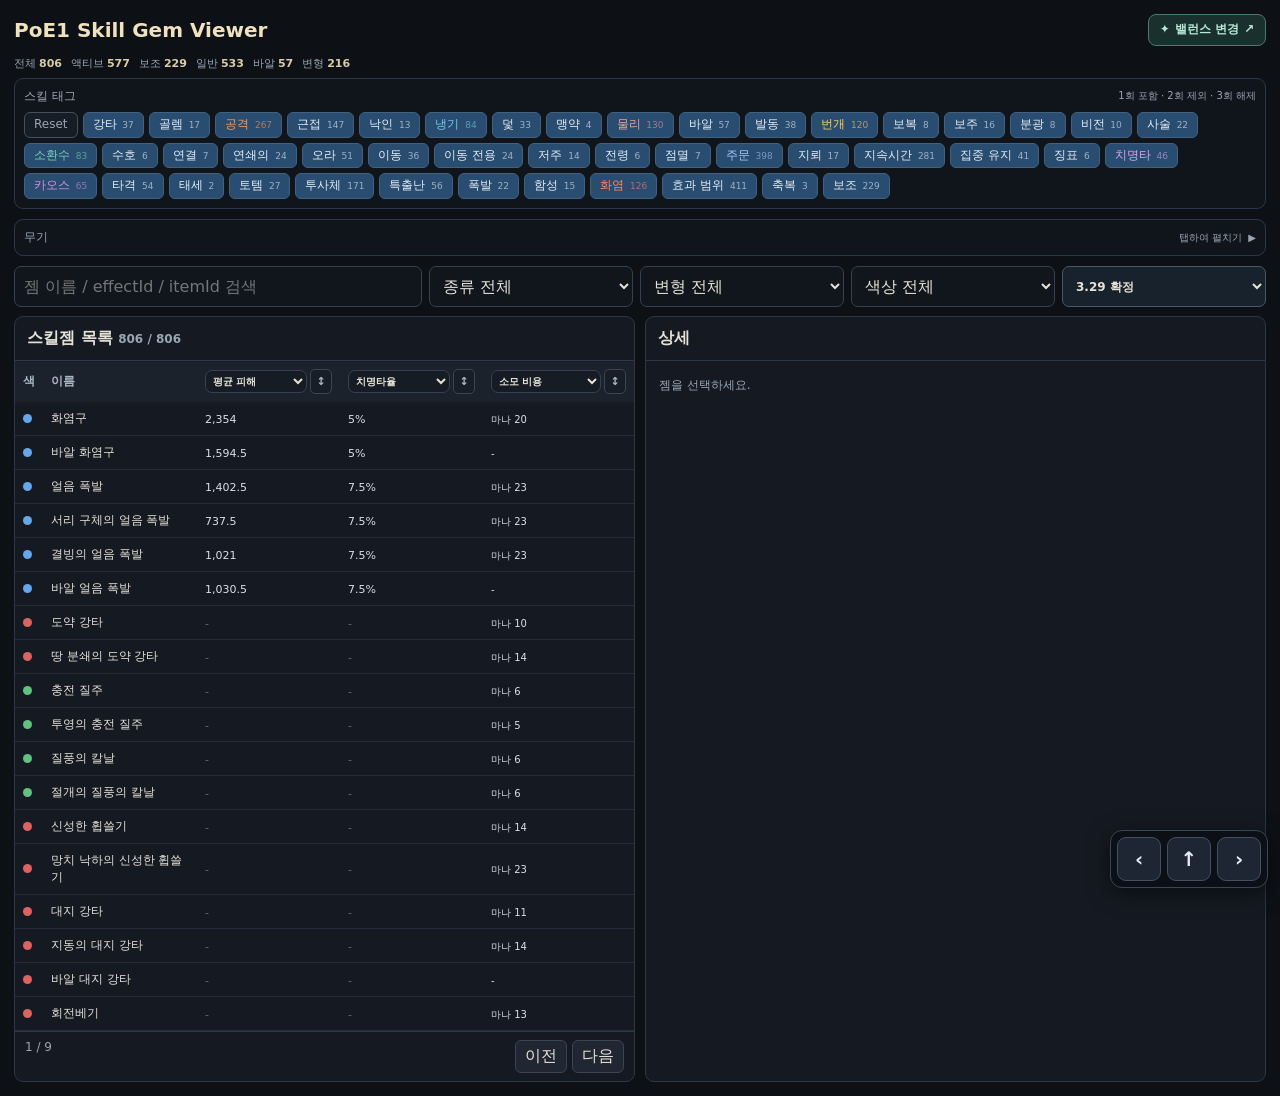
<file: index.html>
<!doctype html>
<html lang="ko">
<head>
<meta charset="utf-8">
<meta name="viewport" content="width=device-width,initial-scale=1">
<title>PoE1 Skill Gem Viewer</title>
<style>
:root{color-scheme:dark;--bg:#0d1015;--p:#151a22;--p2:#1a202a;--line:#2d3745;--tx:#e7e2d6;--mut:#9aa6b5;--gold:#d7b86f}
*{box-sizing:border-box}body{margin:0;background:var(--bg);color:var(--tx);font-family:system-ui,-apple-system,"Noto Sans KR",sans-serif}
.app{max-width:1600px;margin:auto;padding:14px}.top{display:flex;justify-content:space-between;gap:12px;align-items:center;margin-bottom:10px}
h1{font-size:20px;margin:0;color:#f0e2bf}.small{font-size:12px;color:var(--mut)}button,input,select{font:inherit}
.status{font-size:12px;color:var(--mut);margin-top:4px}.err{color:#ff9696}
.stats{display:flex;align-items:center;gap:9px;margin:4px 0 7px;white-space:nowrap;overflow-x:auto;scrollbar-width:none;font-size:11px;color:var(--mut)}
.stats::-webkit-scrollbar{display:none}
.st{display:inline-flex;align-items:baseline;gap:3px;flex:0 0 auto;padding:0;background:none;border:0;border-radius:0}
.st b{display:inline;font-size:11px;font-weight:700;color:#d9cda9}
.st span{font-size:11px;color:var(--mut)}

.tag-filter-wrap{margin:6px 0 10px;padding:9px;background:#10151c;border:1px solid var(--line);border-radius:9px}
.tag-filter-head{display:flex;align-items:center;justify-content:space-between;gap:8px;margin-bottom:7px}
.tag-filter-help{font-size:10px;color:var(--mut)}
.tag-filter-list{display:flex;flex-wrap:wrap;gap:5px}
.tag-filter-btn{appearance:none;border:1px solid #42617e;background:#294d70;color:#e5edf6;border-radius:6px;padding:5px 9px;font-size:12px;line-height:1.15;cursor:pointer;transition:.12s ease;white-space:nowrap}
.tag-filter-btn:hover{filter:brightness(1.12)}
.tag-filter-btn.is-on{border-color:#74c98b;background:#244f39;box-shadow:inset 0 0 0 1px #74c98b55}
.tag-filter-btn.is-off{border-color:#d86b6b;background:#4b292d;color:#ffb1b1;text-decoration:line-through}
.tag-reset{border-color:#46505d;background:#171d25;color:#9ba6b4}
.tag-filter-btn.tag-fire{color:#ff875f}.tag-filter-btn.tag-cold{color:#73c9ef}.tag-filter-btn.tag-lightning{color:#ffd15c}
.tag-filter-btn.tag-physical{color:#e9a095}.tag-filter-btn.tag-chaos{color:#cf8ee8}.tag-filter-btn.tag-attack{color:#ff9854}
.tag-filter-btn.tag-spell{color:#a8c6ff}.tag-filter-btn.tag-minion{color:#77d0b1}.tag-filter-btn.tag-critical{color:#dca4f2}
.tag-filter-btn.is-on,.tag-filter-btn.is-off{color:inherit}
.tag-filter-btn.is-off{color:#ffaaaa}
.tag-filter-btn small{font-size:9px;opacity:.62;margin-left:2px}
.nav-float{position:fixed;right:max(12px,env(safe-area-inset-right));bottom:calc(12px + env(safe-area-inset-bottom));z-index:1000;display:flex;gap:6px;padding:6px;background:#0b0f15dc;border:1px solid #3a4657;border-radius:12px;box-shadow:0 5px 22px #0008;backdrop-filter:blur(8px)}
.nav-float button{width:44px;height:44px;border:1px solid #415064;border-radius:9px;background:#1d2632;color:#e7edf5;font-size:20px;font-weight:700;display:grid;place-items:center;padding:0}
.nav-float button:active{transform:translateY(1px);background:#2a3747}
.filters{display:grid;grid-template-columns:minmax(0,2fr) repeat(4,minmax(0,1fr));gap:7px;margin-bottom:9px}
input,select{background:#11161d;border:1px solid #354153;color:var(--tx);border-radius:7px;padding:9px}
.main{display:grid;grid-template-columns:1fr 1fr;gap:10px}.panel{border:1px solid var(--line);background:var(--p);border-radius:9px;overflow:hidden}
.ph{padding:11px 12px;border-bottom:1px solid var(--line);font-weight:700}.tw{max-height:calc(100vh - 230px);overflow:auto;min-height:520px}
table{width:100%;border-collapse:collapse;font-size:12px}th{position:sticky;top:0;background:#1b222c;color:#abb7c5;text-align:left;padding:8px}
td{padding:8px;border-bottom:1px solid #242d39}tbody tr{cursor:pointer}
.compare-th{min-width:126px}
.compare-head{display:flex;align-items:center;gap:3px}
.compare-head select{min-width:0;width:102px;padding:4px 3px;font-size:10px;background:#151c24}
.compare-sort{width:22px;height:25px;padding:0;border:1px solid #3b4655;border-radius:5px;background:#171e27;color:#aeb9c6;cursor:pointer;font-size:11px}
.compare-sort.active{border-color:#d2b765;color:#f0d997}
.compare-value{display:inline-block;font-size:11px;white-space:nowrap;font-variant-numeric:tabular-nums;color:#d8e0e9}
.compare-empty{color:#5f6b78}
.aux-th{min-width:136px}
.aux-th select{min-width:0;width:110px;padding:4px 3px;font-size:10px;background:#151c24}
.aux-value{display:inline-block;font-size:10px;line-height:1.3;font-variant-numeric:tabular-nums;color:#d8e0e9;white-space:normal}

tbody tr:hover{background:#202834}tbody tr.sel{background:#2a2618}
.badge{display:inline-block;padding:2px 6px;border:1px solid #3b4655;border-radius:999px;font-size:10px}.orb{display:inline-block;width:9px;height:9px;border-radius:50%}
.r{background:#dd6262}.g{background:#62c17e}.b{background:#65a7e8}.w{background:#ddd}.detail{padding:13px;max-height:calc(100vh - 230px);overflow:auto}
.detail h2{margin:0 0 4px;color:#f0e2bf}.id{font:11px ui-monospace,monospace;color:#8795a7;word-break:break-all}
.fixed-effects{margin:7px 0 10px;padding:10px 11px;background:#111720;border:1px solid #334050;border-radius:8px}
.fixed-effects-title{font-size:11px;color:#d7bd7e;font-weight:700;margin-bottom:7px}
.fixed-group+.fixed-group{margin-top:8px;padding-top:8px;border-top:1px solid #28323e}
.fixed-group-label,.stat-group-label{font-size:10px;color:#8290a1;font-weight:700;margin-bottom:4px}
.fixed-line,.stat-line{font-size:12px;line-height:1.55;color:#dbe2e9;white-space:pre-line}
.fixed-line+.fixed-line,.stat-line+.stat-line{margin-top:3px}
.fixed-basic .fixed-line{color:#edddb7}
.stat-cell{min-width:330px}
.stat-group+.stat-group{margin-top:7px;padding-top:6px;border-top:1px dashed #303b49}
.stat-basic .stat-line{color:#e7d7ad}
.desc{margin:11px 0;line-height:1.6;font-size:13px}
.kv{display:grid;grid-template-columns:repeat(2,1fr);gap:6px}.box{padding:8px;background:#10151c;border:1px solid #2c3644;border-radius:7px}.box .k{font-size:10px;color:#8793a2}.box .v{font-size:12px;margin-top:2px;word-break:break-word}
.quality-box{grid-column:1/-1}
.tooltip-box{grid-column:1/-1}
.tooltip-text{font-size:13px;line-height:1.65;color:#e0e5eb;margin-top:5px;white-space:pre-line}
.tooltip-sub{margin-top:8px;padding-top:7px;border-top:1px solid #2b3643}
.tooltip-sub-label{font-size:10px;color:#8793a2;margin-bottom:4px}
.tooltip-chip-list{display:flex;flex-wrap:wrap;gap:5px}
.tooltip-chip{display:inline-block;padding:3px 6px;border:1px solid #3b4859;border-radius:5px;background:#1a222c;color:#cbd4df;font-size:11px}

.quality-lines{display:flex;flex-direction:column;gap:4px;margin-top:5px}
.quality-line{font-size:12px;line-height:1.55;color:#e7dcbf}
.triggered-skill{margin:10px 0;padding:11px;background:#17131d;border:1px solid #57436b;border-radius:9px}
.triggered-head{display:flex;align-items:flex-start;justify-content:space-between;gap:8px;margin-bottom:6px}
.triggered-title{font-size:13px;font-weight:800;color:#d8b7f2}
.triggered-label{font-size:10px;color:#a891bb;border:1px solid #554269;border-radius:999px;padding:2px 6px;white-space:nowrap}
.triggered-desc{font-size:12px;line-height:1.6;color:#cfd5dc;margin:6px 0 8px}
.triggered-meta{display:flex;flex-wrap:wrap;gap:5px;margin-bottom:7px}
.triggered-meta .tag{background:#211a29;border-color:#4d3a5d}
.triggered-fixed{margin-top:7px;padding-top:7px;border-top:1px solid #392d44}
.triggered-fixed-title{font-size:10px;color:#a891bb;font-weight:700;margin-bottom:4px}
.triggered-level{margin-top:8px;padding-top:7px;border-top:1px dashed #4a3959}
.triggered-level-title{font-size:10px;color:#c09cdd;font-weight:800;margin-bottom:4px}
.triggered-quality{margin-top:7px;padding-top:7px;border-top:1px solid #392d44}
.triggered-missing{margin:9px 0;padding:9px 10px;border:1px solid #684849;background:#24191b;border-radius:8px;color:#e7b2b2;font-size:11px;line-height:1.5}


.tags{display:flex;flex-wrap:wrap;gap:5px;margin:9px 0}
.tag{padding:3px 6px;border-radius:5px;background:#1c2530;border:1px solid #344252;font-size:11px}
.gem-tags-wrap{margin:9px 0}
.gem-tags-label{font-size:10px;color:#8793a2;margin-bottom:5px}
.gem-public-tags{display:flex;flex-wrap:wrap;gap:5px}
.gem-public-tag{padding:4px 7px;border-radius:6px;background:#1c2530;border:1px solid #3a495a;font-size:11px;color:#d5dde7}
.gem-public-tag.tag-fire{color:#ff9b78;border-color:#714839}
.gem-public-tag.tag-cold{color:#83d4f4;border-color:#386174}
.gem-public-tag.tag-lightning{color:#ffda72;border-color:#6e6038}
.gem-public-tag.tag-physical{color:#ebb1a8;border-color:#6a4945}
.gem-public-tag.tag-chaos{color:#d49be9;border-color:#624670}
.gem-public-tag.tag-support{color:#d4dae1}
.gem-internal-tags{margin-top:7px}
.gem-internal-tags summary{cursor:pointer;color:#738091;font-size:10px;user-select:none}
.gem-internal-list{display:flex;flex-wrap:wrap;gap:4px;margin-top:6px}
.gem-internal-tag{padding:3px 6px;border-radius:5px;border:1px dashed #3a4552;color:#7e8996;background:#151b22;font:10px ui-monospace,SFMono-Regular,Consolas,monospace}
.weapon-tags-wrap{margin-top:5px}
.weapon-filter-wrap{padding:0;overflow:hidden}
.weapon-filter-toggle{appearance:none;width:100%;border:0;background:transparent;color:inherit;padding:9px;display:flex;align-items:center;justify-content:space-between;gap:8px;cursor:pointer;text-align:left}
.weapon-filter-toggle:hover{background:#151c25}
.weapon-filter-toggle:focus-visible{outline:1px solid #64758a;outline-offset:-2px}
.weapon-filter-meta{display:flex;align-items:center;gap:6px;color:var(--mut);font-size:10px}
.weapon-filter-arrow{display:inline-block;transition:transform .2s ease}
.weapon-filter-toggle[aria-expanded="true"] .weapon-filter-arrow{transform:rotate(90deg)}
.weapon-filter-body{display:grid;grid-template-rows:0fr;opacity:0;transition:grid-template-rows .22s ease,opacity .18s ease}
.weapon-filter-body.open{grid-template-rows:1fr;opacity:1}
.weapon-filter-inner{overflow:hidden}
.weapon-filter-content{padding:0 9px 9px}
.weapon-filter-help{margin-bottom:7px;text-align:right}


pre{white-space:pre-wrap;word-break:break-word;font:11px/1.45 ui-monospace,monospace}.sect{margin-top:12px}.sect h3{font-size:12px;color:var(--gold);margin:0 0 6px}
.level-priority-table td:nth-child(2) pre{margin:0;line-height:1.55}
.level-toggle-target{cursor:pointer;display:inline-block;min-width:18px;text-align:center;text-decoration:underline dotted #68788c;text-underline-offset:3px}
.level-toggle-target:hover{color:#f0dca9;text-decoration-color:#d0b66e}
.level-toggle-target::after{content:' ▾';font-size:9px;color:#778596;text-decoration:none}
.level-toggle-target.is-collapsed::after{content:' ▸'}
.level-row-collapsed{display:none}

.level-priority-table td:nth-child(3) pre{margin:0}
.pager{padding:8px 10px;border-top:1px solid var(--line);display:flex;justify-content:space-between}.pager button{background:#202733;color:var(--tx);border:1px solid #394555;border-radius:6px;padding:5px 9px}

.mobile-back{display:none}
@media(max-width:900px){
  body{overflow-x:hidden}
  .app{padding:10px}
  .top{align-items:flex-start}
  .top h1{font-size:18px}
  .stats{gap:7px;margin:3px 0 6px;font-size:10px}
  .st b,.st span{font-size:10px}
  .tag-filter-wrap{padding:7px;margin:6px 0 8px}
  .tag-filter-list{gap:4px}
  .tag-filter-btn{padding:6px 8px;font-size:11px}
  .tag-filter-help{font-size:9px}
  .filters{grid-template-columns:1fr 1fr;gap:6px}
  .filters input{grid-column:1/-1}
  .main{display:block}
  #listPanel{display:block}
  #detailPanel{display:none}
  .tw{max-height:none;min-height:0}
  .tw table{table-layout:fixed}
  .tw th,.tw td{padding:9px 6px}
  .tw th:nth-child(1),.tw td:nth-child(1){width:30px;text-align:center}
  .tw th:nth-child(2),.tw td:nth-child(2){width:auto}
  .tw th:nth-child(3),.tw td:nth-child(3){width:88px}
  .tw th:nth-child(4),.tw td:nth-child(4){width:88px}
  .compare-head{gap:2px}
  .compare-head select{width:70px;padding:4px 2px;font-size:9px}
  .compare-sort{width:20px;height:24px}
  .compare-value{font-size:10px}
  .tw table{width:100%;min-width:0;table-layout:fixed}
  .tw th:nth-child(1),.tw td:nth-child(1){width:24px}
  .tw th:nth-child(2),.tw td:nth-child(2){width:auto}
  .tw th:nth-child(3),.tw td:nth-child(3){width:88px}
  .tw th:nth-child(4),.tw td:nth-child(4){width:88px}
  .tw th:nth-child(5),.tw td:nth-child(5){display:table-cell;width:88px}
  .aux-th select{width:78px}
  .aux-value{font-size:10px;white-space:normal;line-height:1.25}
  .tw td:nth-child(2){font-size:13px;font-weight:600;word-break:keep-all}
  .pager{position:sticky;bottom:0;background:var(--p);z-index:5}
  .detail{max-height:none;min-height:calc(100vh - 70px);padding:12px}
  .detail h2{font-size:21px;padding-right:4px}
  .kv{grid-template-columns:1fr 1fr}
  .sect table{min-width:760px}
  .level-priority-table th:nth-child(1),.level-priority-table td:nth-child(1){position:sticky;left:0;z-index:2;background:var(--p);width:48px;min-width:48px}
  .level-priority-table th:nth-child(2),.level-priority-table td:nth-child(2){min-width:390px}
  .level-priority-table th:nth-child(3),.level-priority-table td:nth-child(3){min-width:105px}
  .level-priority-table th:nth-child(4),.level-priority-table td:nth-child(4){min-width:75px}
  .level-priority-table th:nth-child(5),.level-priority-table td:nth-child(5){min-width:155px}
  .mobile-back{
    display:inline-flex;align-items:center;gap:5px;
    position:sticky;top:0;z-index:20;
    width:100%;margin:-12px -12px 12px;padding:11px 12px;
    border:0;border-bottom:1px solid var(--line);
    background:#1b222c;color:#f0e2bf;font-weight:700;text-align:left
  }
  body.mobile-detail .top,
  body.mobile-detail .stats,
  body.mobile-detail .filters,
  body.mobile-detail .tag-filter-wrap,
  body.mobile-detail #listPanel{display:none}
  body.mobile-detail #detailPanel{display:block;border-radius:0;border-left:0;border-right:0}
  body.mobile-detail .app{padding:0}
  body.mobile-detail .main{display:block}
}
@media(max-width:520px){
  .stats{gap:6px}
  .filters{grid-template-columns:1fr 1fr}
  input,select{font-size:14px;padding:10px 8px;min-width:0}
  .badge{font-size:9px;padding:2px 4px}
  .kv{grid-template-columns:1fr}
  .detail{font-size:14px}
}


/* Top-right legacy balance link and the version selector inside .filters */
.top h1{min-width:0}
.balance-switch{display:inline-flex;align-items:center;justify-content:center;gap:5px;flex:0 0 auto;padding:8px 11px;border:1px solid #497b70;border-radius:8px;background:#1a302d;color:#b7ead8;text-decoration:none;font-size:12px;font-weight:700;line-height:1.15;white-space:nowrap;transition:border-color .15s ease,background .15s ease,color .15s ease}
.balance-switch:hover{background:#24423a;border-color:#75bf9d;color:#eefdf6}
.balance-switch:focus-visible{outline:2px solid #93dfc1;outline-offset:3px}
.balance-switch-label-short{display:none}
.version-select{width:100%;min-width:0;max-width:none;padding:9px;background:#18222c;border:1px solid #48586b;border-radius:7px;color:#e7e2d6;font-weight:650;font-size:12px;cursor:pointer}
@media(max-width:520px){.top{gap:8px;align-items:center}.balance-switch{padding:8px 9px;font-size:11px}.balance-switch-label-long{display:none}.balance-switch-label-short{display:inline}.version-select{padding:10px 8px;font-size:14px}}
[hidden]{display:none!important}
.balance-filter{display:flex;align-items:center;gap:7px;margin:0 0 9px;flex-wrap:wrap}
.balance-filter-btn{padding:6px 12px;background:#141c25;border:1px solid #465264;border-radius:6px;color:#93a3b5;font-size:12px;cursor:pointer}
.balance-filter-btn.is-active{background:#283849;border-color:#7e98b1;color:#ecf1f6;font-weight:700}
.balance-source-note{margin-left:auto;font-size:10px;color:#92a4b5}
body.balance-change .main{grid-template-columns:minmax(0,1fr)}
body.balance-change #detailPanel{display:none!important}
body.balance-change #listPanel{min-width:0}
body.balance-change .tw{max-height:calc(100vh - 250px)}
body.balance-change .tw table{table-layout:fixed}
body.balance-change .tw th:nth-child(1),body.balance-change .tw td:nth-child(1){width:34px;text-align:center}
body.balance-change .tw th:nth-child(2),body.balance-change .tw td:nth-child(2){width:auto}
body.balance-change .tw th:nth-child(3),body.balance-change .tw td:nth-child(3),body.balance-change .tw th:nth-child(4),body.balance-change .tw td:nth-child(4),body.balance-change .tw th:nth-child(5),body.balance-change .tw td:nth-child(5){width:152px}
body.balance-change .compare-head select{width:112px}
body.balance-change .aux-th select{width:112px}
.balance-change-num{font-size:inherit;font-weight:700;white-space:nowrap}
.balance-change-num.is-buff{color:#44FF44}
.balance-change-num.is-nerf{color:#FF4444}
.balance-change-num.is-neutral{color:#d8e0e9}
.balance-old-num{font-size:inherit;color:#b7c2cc;white-space:nowrap}
.balance-cell-vals{display:inline-flex;align-items:baseline;gap:6px;flex-wrap:wrap;min-width:0}
.balance-gem-added{font-size:10px;margin-left:5px;color:#9ecce9;white-space:nowrap;font-weight:700}
body.balance-pending .tag-filter-wrap,body.balance-pending .balance-filter,body.balance-pending .pager,body.balance-pending #listPanel thead{display:none!important}
body.balance-pending .filters{display:grid!important;grid-template-columns:minmax(0,200px)}
body.balance-pending .filters>:not(.version-select){display:none!important}
body.balance-pending .tw{max-height:none;min-height:120px}
.balance-wait{padding:30px 12px!important;color:#b5c2cf;text-align:center!important;font-size:14px}
/* Centered two-column change modal */
.balance-modal{position:fixed;inset:0;z-index:2000;display:none}
.balance-modal.is-open{display:block}
.balance-modal-backdrop{position:absolute;inset:0;background:#03070bd0}
.balance-modal-sheet{position:absolute;top:50%;left:50%;transform:translate(-50%,-50%);width:min(720px,calc(100vw - 24px));max-height:min(86dvh,790px);display:flex;flex-direction:column;background:#151d26;border:1px solid #465363;border-radius:12px;box-shadow:0 20px 70px #000b;overflow:hidden}
.balance-modal-top{flex:0 0 auto;display:flex;justify-content:space-between;align-items:center;gap:10px;padding:10px 14px;border-bottom:1px solid #303d4b;color:#9faebf;font-size:12px}
.balance-modal-top button{width:32px;height:32px;display:grid;place-items:center;border:1px solid #4a5664;border-radius:7px;background:#222d39;color:#e6ecf3;font-size:23px;line-height:1;cursor:pointer}
.balance-modal-body{overflow-y:auto;overscroll-behavior:contain;padding:16px;min-height:0}
.balance-modal-name{font-size:21px;font-weight:750;color:#f0e2bf;margin:0}
.balance-modal-en{font-size:11px;color:#96a8b8;margin:3px 0 12px}
.balance-modal-verdict{font-size:11px;color:#bbc9d5;margin-bottom:12px}
.balance-modal-grid{display:grid;grid-template-columns:repeat(2,minmax(0,1fr));gap:9px;align-items:stretch}
.balance-tile{min-width:0;padding:11px 12px;background:#101821;border:1px solid #334151;border-radius:8px}
.balance-tile.buff{border-top:2px solid #44FF44}.balance-tile.nerf{border-top:2px solid #FF4444}
.balance-tile .balance-tile-label{font-size:11px;font-weight:700;color:#d3dce5;margin-bottom:8px}
.balance-tile .balance-tile-values{display:flex;flex-direction:column;gap:5px;font-variant-numeric:tabular-nums;font-size:12px}
.balance-tile .balance-old{color:#a0afbf}
.balance-tile .balance-new{font-weight:750;color:#e6eef5}
.balance-tile .balance-new.buff,.balance-tile .balance-delta.buff{color:#44FF44}
.balance-tile .balance-new.nerf,.balance-tile .balance-delta.nerf{color:#FF4444}
.balance-tile .balance-delta{font-size:11px;font-weight:700;margin-top:7px}
.balance-tile.qualitative{grid-column:1/-1}
.balance-info-tile .balance-description{font-size:12px;line-height:1.55;color:#d9e4e9;overflow-wrap:anywhere}
.balance-info-tile.wide{grid-column:1/-1}
.balance-tile.qualitative .balance-description{font-size:12px;line-height:1.55;white-space:pre-wrap;color:#d8e1e8}
.balance-extra-title{font-size:12px;margin:16px 0 8px;color:#acbac8;font-weight:700}
.balance-modal-bottom{flex:0 0 auto;display:flex;justify-content:space-between;align-items:center;gap:12px;border-top:1px solid #303d4b;padding:11px 15px;color:#95a6b3;font-size:11px}
.balance-modal-bottom a{color:#9ed7c3}
body.balance-modal-open{overflow:hidden}
@media(max-width:900px){body.balance-change .tw{max-height:none}body.balance-change .tw th:nth-child(1),body.balance-change .tw td:nth-child(1){width:24px}body.balance-change .tw th:nth-child(3),body.balance-change .tw td:nth-child(3),body.balance-change .tw th:nth-child(4),body.balance-change .tw td:nth-child(4),body.balance-change .tw th:nth-child(5),body.balance-change .tw td:nth-child(5){width:88px}body.balance-change .compare-head select{width:70px}body.balance-change .aux-th select{width:78px}.balance-cell-vals{gap:3px}.balance-change-num{font-size:10px}.balance-source-note{margin-left:0;flex-basis:100%}}
@media(max-width:520px){.balance-modal-body{padding:11px}.balance-modal-grid{gap:6px}.balance-tile{padding:9px 8px}.balance-modal-name{font-size:19px}.balance-tile .balance-tile-values{font-size:11px}.balance-tile .balance-tile-label{font-size:11px}}
</style>
</head>
<body>
<div class="app">
  <div class="top">
    <h1>PoE1 Skill Gem Viewer</h1>
    <a class="balance-switch" href="./balance/" aria-label="젬 밸런스 변경 페이지로 이동" title="젬 밸런스 변경 페이지">
      <span aria-hidden="true">✦</span>
      <span class="balance-switch-label-long">밸런스 변경</span>
      <span class="balance-switch-label-short">밸런스</span>
      <span aria-hidden="true">↗</span>
    </a>
  </div>
  <div class="stats">
    <div class="st"><span>전체</span><b id="sTotal">-</b></div>
    <div class="st"><span>액티브</span><b id="sActive">-</b></div>
    <div class="st"><span>보조</span><b id="sSupport">-</b></div>
    <div class="st"><span>일반</span><b id="sStd">-</b></div>
    <div class="st"><span>바알</span><b id="sVaal">-</b></div>
    <div class="st"><span>변형</span><b id="sTrans">-</b></div>
  </div>
  <div class="tag-filter-wrap" id="tagFilterWrap">
    <div class="tag-filter-head">
      <span class="small">스킬 태그</span>
      <span class="tag-filter-help">1회 포함 · 2회 제외 · 3회 해제</span>
    </div>
    <div class="tag-filter-list" id="tagFilterList"></div>
  </div>

  <div class="tag-filter-wrap weapon-filter-wrap" id="weaponFilterWrap">
    <button class="weapon-filter-toggle" id="weaponFilterToggle" type="button" aria-expanded="false">
      <span class="small">무기</span>
      <span class="weapon-filter-meta">
        <span id="weaponFilterSummary">탭하여 펼치기</span>
        <span class="weapon-filter-arrow">▶</span>
      </span>
    </button>
    <div class="weapon-filter-body" id="weaponFilterBody" aria-hidden="true">
      <div class="weapon-filter-inner">
        <div class="weapon-filter-content">
          <div class="tag-filter-help weapon-filter-help">1회 포함 · 2회 제외 · 3회 해제</div>
          <div class="tag-filter-list" id="weaponFilterList"></div>
        </div>
      </div>
    </div>
  </div>

  <div class="filters">
    <input id="q" placeholder="젬 이름 / effectId / itemId 검색">
    <select id="kind"><option value="">종류 전체</option><option value="active">액티브</option><option value="support">보조</option></select>
    <select id="variant"><option value="">변형 전체</option><option value="standard">일반</option><option value="vaal">바알</option><option value="transfigured">변형</option></select>
    <select id="color"><option value="">색상 전체</option><option value="r">빨강</option><option value="g">초록</option><option value="b">파랑</option><option value="w">흰색</option></select>
    <select class="version-select" id="versionMode" aria-label="패치 버전과 조회 방식">
      <option value="3.29-change">3.29 변경</option>
      <option value="3.29-final">3.29 확정</option>
      <option value="3.30-change">3.30 변경</option>
      <option value="3.30-final">3.30 확정</option>
    </select>
  </div>
  <div class="balance-filter" id="balanceFilters" hidden>
    <span class="small">변경 유형</span>
    <button type="button" class="balance-filter-btn is-active" data-balance-filter="existing" aria-pressed="true">변경</button>
    <button type="button" class="balance-filter-btn is-active" data-balance-filter="new" aria-pressed="true">추가</button>
    <span class="small balance-source-note" id="balanceSourceNote"></span>
  </div>
  <div class="main">
    <section class="panel" id="listPanel"><div class="ph"><span id="listTitle">스킬젬 목록</span> <span id="count" class="small"></span></div>
      <div class="tw"><table><thead><tr>
        <th>색</th><th>이름</th>
        <th class="compare-th"><div class="compare-head"><select id="compareA" aria-label="비교 항목 1"></select><button type="button" class="compare-sort" id="sortA" title="정렬">↕</button></div></th>
        <th class="compare-th"><div class="compare-head"><select id="compareB" aria-label="비교 항목 2"></select><button type="button" class="compare-sort" id="sortB" title="정렬">↕</button></div></th>
        <th class="aux-th"><div class="compare-head"><select id="auxMetric" aria-label="보조 수치"></select><button type="button" class="compare-sort" id="sortC" title="정렬">↕</button></div></th>
      </tr></thead><tbody id="rows"></tbody></table></div>
      <div class="pager"><span id="pageText" class="small"></span><div><button id="prev">이전</button> <button id="next">다음</button></div></div>
    </section>
    <section class="panel" id="detailPanel"><div class="ph">상세</div><div class="detail" id="detail"><button class="mobile-back" id="mobileBack" type="button">← 목록으로</button><span class="small">젬을 선택하세요.</span></div></section>
  </div>
</div>
<div class="nav-float" aria-label="페이지 탐색">
  <button id="navBack" type="button" aria-label="뒤로" title="뒤로">‹</button>
  <button id="navTop" type="button" aria-label="맨 위로" title="맨 위로">↑</button>
  <button id="navForward" type="button" aria-label="앞으로" title="앞으로">›</button>
</div>
<div id="balanceModal" class="balance-modal" aria-hidden="true">
  <div class="balance-modal-backdrop" data-close-balance="true"></div>
  <section class="balance-modal-sheet" role="dialog" aria-modal="true" aria-labelledby="balanceModalTitle" tabindex="-1">
    <div class="balance-modal-top"><span id="balanceModalContext"></span><button id="balanceModalClose" type="button" aria-label="닫기">×</button></div>
    <div id="balanceModalBody" class="balance-modal-body"></div>
    <div class="balance-modal-bottom"><span id="balanceModalBasis">Lv20 기준</span><a id="balanceModalSource" href="https://www.pathofexile.com/forum/view-thread/3987254" target="_blank" rel="noopener noreferrer">공식 원문 ↗</a></div>
  </section>
</div>
<script>
const VIEW_MODES=['3.29-change','3.29-final','3.30-change','3.30-final'];
const requestedView=new URLSearchParams(window.location.search).get('view');
const activeView=VIEW_MODES.includes(requestedView)?requestedView:'3.29-final';
const changeMode=activeView.endsWith('-change');
const selectedPatch=activeView.slice(0,4);
const DATA_BASE=activeView==='3.30-final'?'./data/3.30/':'./data/';
const MANIFEST_PATH=DATA_BASE+'manifest.json';
const SECONDARY_EFFECTS_PATH=DATA_BASE+'secondary_effects.json?v=20260922-doom1';
let balancePack=null, balancePending='';
let balanceExisting=true, balanceNew=true, balanceFocused=null, balanceHistoryOpened=false;
let balanceModalScroll=null;
const PAGE_SIZE=100;
let M=null, all=[], filtered=[], page=1, selected=-1, listScrollY=0;
let secondaryEffectsCache=null;
const tagStates=new Map(); // 0=중립, 1=포함, -1=제외
const weaponStates=new Map(); // 0=중립, 1=포함, -1=제외
let weaponFilterOpen=false;
let compareA='avgDamage', compareB='crit', auxMetric='cost';
let compareSortColumn='', compareSortDir='desc';
const COMPARE_OPTIONS=[
  ['avgDamage','평균 피해'],
  ['physical','물리 피해'],
  ['fire','화염 피해'],
  ['cold','냉기 피해'],
  ['lightning','번개 피해'],
  ['chaos','카오스 피해'],
  ['crit','치명타율'],
  ['weaponEfficiency','무기 효율'],
  ['damageEffectiveness','추가 피해 효율'],
  ['attackSpeed','공격 속도'],
  ['castSpeed','시전 속도']
];
const AUX_OPTIONS=[
  ['cost','소모 비용'],
  ['reservation','점유율'],
  ['costMultiplier','점유 배율'],
  ['cooldown','재사용 대기시간'],
  ['duration','지속시간'],
  ['radius','효과반경']
];
const cache=new Map();
const $=s=>document.querySelector(s);
const esc=v=>String(v??'').replace(/[&<>"']/g,c=>({'&':'&amp;','<':'&lt;','>':'&gt;','"':'&quot;',"'":'&#39;'}[c]));
const kindName=v=>v==='active'?'액티브':v==='support'?'보조':v;
const variantName=v=>({standard:'일반',vaal:'바알',transfigured:'변형',awakened:'각성'})[v]||v;
function formatSeconds(ms){
  if(ms===null||ms===undefined||ms==='')return '-';
  const n=Number(ms);
  if(!Number.isFinite(n))return String(ms);
  if(n===0)return '즉시';
  const sec=n/1000;
  return `${Number(sec.toFixed(3))}초`;
}
function skillSpeedInfo(d,a,s){
  const types=Array.isArray(a.types)?a.types:[];
  if(types.includes('Attack')){
    const raw=s.attack_speed_multiplier;
    const pct=100+(raw==null?0:Number(raw));
    return {label:'공격 속도', value:`기본 공격 속도의 ${Number.isFinite(pct)?pct:100}%`};
  }
  if(types.includes('Spell')){
    return {label:'시전 시간', value:formatSeconds(d.cast_time)};
  }
  if(d.cast_time!==null&&d.cast_time!==undefined){
    return {label:'사용 시간', value:formatSeconds(d.cast_time)};
  }
  return {label:'속도', value:'-'};
}
function formatCrit(raw){
  if(raw===null||raw===undefined||raw==='')return '-';
  const n=Number(raw);
  return Number.isFinite(n)?`${Number((n/100).toFixed(2))}%`:String(raw);
}
function formatRequirements(req){
  req=req||{};
  const parts=[];
  if(req.str!=null && Number(req.str)!==0)parts.push(`힘 ${req.str}`);
  if(req.dex!=null && Number(req.dex)!==0)parts.push(`민첩 ${req.dex}`);
  if(req.int!=null && Number(req.int)!==0)parts.push(`지능 ${req.int}`);
  return parts.length?parts.join(' / '):'-';
}

const DISPLAY_QUALITY=20;

function cleanNumber(v,maxDecimals=2){
  const n=Number(v);
  if(!Number.isFinite(n))return String(v??'-');
  const p=10**maxDecimals;
  const x=Math.round((n+Number.EPSILON)*p)/p;
  return String(Object.is(x,-0)?0:x);
}
function qualityTransform(v,op){
  let n=Number(v);
  if(!Number.isFinite(n))return v;
  switch(op){
    case 'locations_to_metres':
      n=n/10; break;
    case 'milliseconds_to_seconds':
    case 'milliseconds_to_seconds_2dp':
    case 'milliseconds_to_seconds_2dp_if_required':
      n=n/1000; break;
    case 'negate':
      n=-n; break;
    case 'divide_by_ten_1dp_if_required':
      n=n/10; break;
    case 'per_minute_to_per_second':
      n=n/60; break;
    case 'divide_by_one_hundred':
    case 'divide_by_one_hundred_2dp':
      n=n/100; break;
  }
  const decimals=(
    op==='milliseconds_to_seconds_2dp' ||
    op==='milliseconds_to_seconds_2dp_if_required' ||
    op==='divide_by_one_hundred_2dp'
  )?2:(op==='divide_by_ten_1dp_if_required'?1:2);
  return cleanNumber(n,decimals);
}
function renderQualityTemplate(template,stats,quality=DISPLAY_QUALITY){
  if(!template)return '';
  return String(template).replace(/\{([^{}]+)\}/g,(_,expr)=>{
    const parts=expr.split('/');
    const statId=parts.shift();
    const raw=stats?.[statId];
    if(raw===null||raw===undefined)return `{${expr}}`;
    let value=Number(raw)*quality/1000;
    for(const op of parts)value=qualityTransform(value,op);
    return cleanNumber(value,2);
  });
}
function quality20Lines(staticData){
  const qs=Array.isArray(staticData?.quality_stats)?staticData.quality_stats:[];
  const out=[];
  for(const q of qs){
    if(!q||typeof q!=='object'||!q.stat)continue;
    const text=renderQualityTemplate(q.stat,q.stats||{},DISPLAY_QUALITY)
      .replace(/\r\n?/g,'\n').trim();
    if(!text)continue;
    for(const line of text.split('\n')){
      const t=line.trim();
      if(t&&!out.includes(t))out.push(t);
    }
  }
  return out;
}

const WEAPON_LABELS={
  'One Hand Sword':'한손검',
  'Thrusting One Hand Sword':'찌르기 한손검',
  'Two Hand Sword':'양손검',
  'One Hand Axe':'한손 도끼',
  'Two Hand Axe':'양손 도끼',
  'One Hand Mace':'한손 철퇴',
  'Two Hand Mace':'양손 철퇴',
  'Sceptre':'셉터',
  'Staff':'지팡이',
  'Warstaff':'전쟁지팡이',
  'Dagger':'단검',
  'Rune Dagger':'룬 단검',
  'Claw':'클로',
  'Bow':'활',
  'Wand':'마법봉',
  'Unarmed':'비무장',
  'Shield':'방패',
  'FishingRod':'낚싯대'
};

function weaponLabel(v){
  return WEAPON_LABELS[v]||v;
}


function weaponRestrictionsHtml(a,rawTags=[]){
  const raw=Array.isArray(a?.weapon_restrictions)
    ? [...a.weapon_restrictions.filter(Boolean)]
    : [];

  // "bow" was previously a public skill tag. Treat it as a weapon instead.
  if(Array.isArray(rawTags)&&rawTags.includes('bow'))raw.push('Bow');

  const weapons=[...new Set(raw)];
  if(!weapons.length)return '';

  return `<div class="gem-tags-wrap weapon-tags-wrap">
    <div class="gem-tags-label">무기</div>
    <div class="gem-public-tags">
      ${weapons.map(w=>`<span class="gem-public-tag" title="${esc(w)}">${esc(weaponLabel(w))}</span>`).join('')}
    </div>
  </div>`;
}
function gemTooltipHtml(d,a){
  const sg=d?.support_gem||{};
  const supportText=(sg.support_text||'').trim();
  const activeText=(a?.description||'').trim();
  const text=supportText||activeText;

  const extras=[];
  if(sg.supports_gems_only===true || sg.supports_gems_only==='true'){
    extras.push({
      label:'적용 대상',
      values:['젬으로 획득한 스킬에만 적용']
    });
  }

  if(!text && !extras.length)return '';

  return `<div class="box tooltip-box">
    <div class="k">사용 조건 / 툴팁</div>
    ${text?`<div class="tooltip-text">${esc(text)}</div>`:''}
    ${extras.map(x=>`<div class="tooltip-sub">
      <div class="tooltip-sub-label">${esc(x.label)}</div>
      <div class="tooltip-chip-list">${x.values.map(v=>`<span class="tooltip-chip">${esc(v)}</span>`).join('')}</div>
    </div>`).join('')}
  </div>`;
}
function quality20Html(staticData,label='20% 퀄리티 효과'){
  const lines=quality20Lines(staticData);
  if(!lines.length)return '';
  return `<div class="box quality-box">
    <div class="k">${esc(label)}</div>
    <div class="quality-lines">${lines.map(x=>`<div class="quality-line">${esc(x)}</div>`).join('')}</div>
  </div>`;
}

function mergeRepoe(base,over){
  if(over===null||over===undefined){
    if(Array.isArray(base))return base.map(v=>mergeRepoe(v,null));
    if(base&&typeof base==='object'){
      const out={};for(const [k,v] of Object.entries(base))out[k]=mergeRepoe(v,null);return out;
    }
    return base;
  }
  if(base===null||base===undefined){
    if(Array.isArray(over))return over.map(v=>mergeRepoe(null,v));
    if(over&&typeof over==='object'){
      const out={};for(const [k,v] of Object.entries(over))out[k]=mergeRepoe(null,v);return out;
    }
    return over;
  }
  if(Array.isArray(base)&&Array.isArray(over)){
    const n=Math.max(base.length,over.length),out=[];
    for(let i=0;i<n;i++)out.push(mergeRepoe(base[i],over[i]));
    return out;
  }
  if(base&&over&&typeof base==='object'&&typeof over==='object'&&!Array.isArray(base)&&!Array.isArray(over)){
    const out={};
    for(const k of new Set([...Object.keys(base),...Object.keys(over)]))out[k]=mergeRepoe(base[k],over[k]);
    return out;
  }
  return over;
}
function levelKeys(pl){
  return Object.keys(pl||{}).sort((a,b)=>{
    const an=Number(a),bn=Number(b);
    if(Number.isFinite(an)&&Number.isFinite(bn))return an-bn;
    return String(a).localeCompare(String(b));
  });
}
function normStatKey(k){
  return String(k??'').replace(/\r\n?/g,'\n').split('\n').map(x=>x.trim()).filter(Boolean).join('\n');
}
function tooltipRankMap(order){
  const m=new Map();
  (Array.isArray(order)?order:[]).forEach((k,i)=>m.set(normStatKey(k),i));
  return m;
}
function sortedStatKeys(keys,rank){
  return [...keys].sort((a,b)=>{
    const ar=rank.has(normStatKey(a))?rank.get(normStatKey(a)):999999;
    const br=rank.has(normStatKey(b))?rank.get(normStatKey(b)):999999;
    return ar-br || String(a).localeCompare(String(b),'ko');
  });
}
function uniqueTexts(lines){
  const seen=new Set(),out=[];
  for(const x of lines||[]){
    const t=String(x??'').trim();
    if(!t||seen.has(t))continue;
    seen.add(t);out.push(t);
  }
  return out;
}
function formatPct(n,maxDecimals=1){
  const v=Number(n);
  if(!Number.isFinite(v))return '-';
  const fixed=Number(v.toFixed(maxDecimals));
  return `${fixed}%`;
}
function attackDamageText(raw){
  const n=raw==null?0:Number(raw);
  return `공격 피해: 기본 피해의 ${formatPct(100+(Number.isFinite(n)?n:0)/100)}`;
}
function damageEffectivenessText(raw){
  const n=raw==null?0:Number(raw);
  return `추가 피해 효율: ${formatPct(100+(Number.isFinite(n)?n:0),1)}`;
}

async function loadSecondaryEffects(){
  if(secondaryEffectsCache!==null)return secondaryEffectsCache;
  try{
    const r=await fetch(SECONDARY_EFFECTS_PATH,{cache:'no-store'});
    if(!r.ok){
      secondaryEffectsCache={};
      return secondaryEffectsCache;
    }
    const data=await r.json();
    secondaryEffectsCache=(data&&data.effects&&typeof data.effects==='object')?data.effects:
      (data&&typeof data==='object'?data:{});
    return secondaryEffectsCache;
  }catch{
    secondaryEffectsCache={};
    return secondaryEffectsCache;
  }
}
async function localEffectData(effectId){
  if(!effectId)return null;
  const meta=all.find(x=>x.effectId===effectId);
  if(!meta)return null;
  try{
    const doc=await getChunk(meta.chunk);
    const gem=[...doc.querySelectorAll('gem')].find(x=>x.getAttribute('effectId')===effectId);
    if(!gem)return null;
    return obj(gem.querySelector(':scope > repoeGemData'));
  }catch{
    return null;
  }
}
async function resolveSecondaryEffect(d){
  const id=d?.secondary_granted_effect;
  if(!id)return null;

  // 바알 젬처럼 참조 대상이 실제 젬으로도 존재하면 기존 로컬 분할 XML을 우선 사용.
  const local=await localEffectData(id);
  if(local)return {id,data:local,source:'local'};

  // 장작/균열 보조처럼 아이템이 아닌 GrantedEffect는 전용 추출 파일에서 읽음.
  const effects=await loadSecondaryEffects();
  const data=effects?.[id];
  return data?{id,data,source:'secondary'}:null;
}
function secondaryEffectName(effect,id){
  return effect?.display_name || effect?.active_skill?.display_name || id || '발동 스킬';
}
function secondaryFixedLines(model){
  return uniqueTexts([
    ...(model?.fixedGenerated||[]),
    ...(model?.fixedStatTexts||[])
  ]);
}
function generatedAndTextLines(model,lv){
  if(!model||!lv)return [];
  const basics=uniqueTexts((model.variableGenerated||[]).map(def=>def.text(lv)));
  const effects=uniqueTexts((model.variableKeys||[]).map(k=>model.resolvedTextByLevel?.[lv]?.[k]));
  return uniqueTexts([...basics,...effects]);
}
function secondaryLevelForPrimary(primaryModel,secondaryModel,primaryLv){
  if(!secondaryModel?.levels?.length)return null;

  const secondaryLevels=secondaryModel.levels;
  const primaryReq=Number(primaryModel?.merged?.[primaryLv]?.required_level);

  // 1) Required-level match is the most reliable relation for hybrid support gems.
  if(Number.isFinite(primaryReq)){
    const exact=secondaryLevels.find(sl=>
      Number(secondaryModel?.merged?.[sl]?.required_level)===primaryReq
    );
    if(exact)return exact;
  }

  // 2) Usually both GrantedEffects use the same level key.
  if(secondaryLevels.includes(String(primaryLv)))return String(primaryLv);

  // 3) Fall back to ordinal mapping.
  const pIndex=(primaryModel?.levels||[]).indexOf(String(primaryLv));
  if(pIndex>=0 && secondaryLevels[pIndex]!=null)return secondaryLevels[pIndex];

  // 4) Last resort: nearest required level.
  if(Number.isFinite(primaryReq)){
    let best=null,bestDiff=Infinity;
    for(const sl of secondaryLevels){
      const req=Number(secondaryModel?.merged?.[sl]?.required_level);
      if(!Number.isFinite(req))continue;
      const diff=Math.abs(req-primaryReq);
      if(diff<bestDiff){best=sl;bestDiff=diff}
    }
    if(best!=null)return best;
  }
  return secondaryLevels[0]||null;
}

function levelCollapseInfo(model,maxLevelRaw){
  const maxLevel=Number(maxLevelRaw);
  if(!Number.isFinite(maxLevel))return {maxLevel:null,collapsible:false};
  const nums=(model?.levels||[]).map(x=>Number(x)).filter(Number.isFinite);
  return {maxLevel,collapsible:nums.some(n=>n>1&&n<maxLevel)};
}
function setLevelRowsCollapsed(collapsed,maxLevel){
  document.querySelectorAll('#detail .level-data-row').forEach(row=>{
    const lv=Number(row.dataset.level);
    row.classList.toggle(
      'level-row-collapsed',
      collapsed && Number.isFinite(lv) && lv>1 && lv<maxLevel
    );
  });
  const target=document.querySelector('#detail .level-toggle-target');
  if(target){
    target.classList.toggle('is-collapsed',collapsed);
    target.setAttribute('aria-expanded',collapsed?'false':'true');
    target.title=collapsed?'중간 레벨 펼치기':'중간 레벨 접기';
  }
}
function triggeredLevelHtml(primaryModel,secondaryModel,primaryLv,secondaryName='발동 스킬'){
  if(!secondaryModel)return '';
  const secondaryLv=secondaryLevelForPrimary(primaryModel,secondaryModel,String(primaryLv));
  if(!secondaryLv)return '';

  const lines=generatedAndTextLines(secondaryModel,secondaryLv);

  // Some secondary skills have only values that buildDisplayStatModel classified
  // as fixed. Those are already shown in the triggered-skill card, so don't
  // duplicate them in every row.
  if(!lines.length)return '';

  return `<div class="triggered-level">
    <div class="triggered-level-title">${esc(secondaryName)} · Lv ${esc(primaryLv)}</div>
    ${lines.map(x=>`<div class="stat-line">${esc(x)}</div>`).join('')}
  </div>`;
}
function missingTriggeredSkillHtml(d){
  if(!d?.secondary_granted_effect)return '';
  return `<div class="triggered-missing">발동 스킬 데이터(${esc(d.secondary_granted_effect)})를 불러오지 못했습니다. secondary_effects.json이 최신인지 확인하세요.</div>`;
}
function triggeredSkillHtml(resolved){
  if(!resolved?.data)return '';
  const e=resolved.data;
  const a=e.active_skill||{},s=e.static||{};
  const model=buildDisplayStatModel(e);
  const name=secondaryEffectName(e,resolved.id);
  const desc=a.description||'';
  const fixed=secondaryFixedLines(model);
  const speed=skillSpeedInfo(e,a,s);
  const levelRange=(model.levels&&model.levels.length)
    ? `${model.levels[0]}–${model.levels[model.levels.length-1]}`
    : '';
  const cooldown=s.cooldown!=null?formatSeconds(s.cooldown):'-';
  const q=quality20Lines(s);

  const meta=[];
  if(speed?.value&&speed.value!=='-')meta.push(`${speed.label}: ${speed.value}`);
  if(cooldown!=='-')meta.push(`재사용 대기시간: ${cooldown}`);
  if(s.crit_chance!=null)meta.push(`치명타 확률: ${formatCrit(s.crit_chance)}`);

  return `<div class="triggered-skill">
    <div class="triggered-head">
      <div class="triggered-title">${esc(name)}</div>
      <div class="triggered-label">발동 스킬${levelRange?` · Lv ${esc(levelRange)}`:''}</div>
    </div>
    ${desc?`<div class="triggered-desc">${esc(desc)}</div>`:''}
    ${meta.length?`<div class="triggered-meta">${meta.map(x=>`<span class="tag">${esc(x)}</span>`).join('')}</div>`:''}
    ${fixed.length?`<div class="triggered-fixed">
      <div class="triggered-fixed-title">고정 효과</div>
      ${fixed.map(x=>`<div class="fixed-line">${esc(x)}</div>`).join('')}
    </div>`:''}
    ${q.length?`<div class="triggered-quality">
      <div class="triggered-fixed-title">20% 퀄리티 효과 · 발동 스킬</div>
      ${q.map(x=>`<div class="quality-line">${esc(x)}</div>`).join('')}
    </div>`:''}
  </div>`;
}
function buildDisplayStatModel(d){
  const a=d.active_skill||{},s=d.static||{},pl=d.per_level||{};
  const levels=levelKeys(pl);
  const rank=tooltipRankMap(d.tooltip_order);
  const staticText=(s.stat_text&&typeof s.stat_text==='object')?s.stat_text:{};

  // 모든 stat_text 키를 모은 뒤, 각 레벨에서 static + per_level fallback 결과를 비교한다.
  const keySet=new Set(Object.keys(staticText));
  for(const lv of levels){
    const lt=pl[lv]?.stat_text;
    if(lt&&typeof lt==='object')for(const k of Object.keys(lt))keySet.add(k);
  }

  const orderedKeys=sortedStatKeys(keySet,rank);
  const fixedKeys=[],variableKeys=[];
  const resolvedTextByLevel={};

  for(const lv of levels){
    const lt=(pl[lv]?.stat_text&&typeof pl[lv].stat_text==='object')?pl[lv].stat_text:{};
    const row={};
    for(const k of orderedKeys){
      const pv=Object.prototype.hasOwnProperty.call(lt,k)?lt[k]:null;
      const sv=Object.prototype.hasOwnProperty.call(staticText,k)?staticText[k]:null;
      row[k]=(pv!==null&&pv!==undefined&&String(pv).trim()!=='')?pv:sv;
    }
    resolvedTextByLevel[lv]=row;
  }

  for(const k of orderedKeys){
    const values=levels.map(lv=>resolvedTextByLevel[lv]?.[k])
      .map(v=>v==null?'':String(v).trim());
    const nonempty=values.filter(Boolean);
    const allPresent=levels.length>0 && nonempty.length===levels.length;
    const uniq=new Set(nonempty);
    if(allPresent && uniq.size===1)fixedKeys.push(k);
    else variableKeys.push(k);
  }

  // stat_text 밖의 핵심 수치. 각 레벨에서 merge한 값을 만들어 고정/가변 판별.
  const isAttack=Array.isArray(a.types)&&a.types.includes('Attack');
  const merged={};
  for(const lv of levels)merged[lv]=mergeRepoe(s,pl[lv]||{});

  // Triggered/secondary GrantedEffects do not always carry enough type metadata
  // for a reliable "Attack" check. If the actual data contains damage_multiplier,
  // it is an attack-damage progression and must be rendered.
  const hasDamageMultiplier =
    s.damage_multiplier!=null ||
    levels.some(lv=>pl[lv]?.damage_multiplier!=null);

  const hasDamageEffectiveness =
    isAttack ||
    hasDamageMultiplier ||
    s.damage_effectiveness!=null ||
    levels.some(lv=>pl[lv]?.damage_effectiveness!=null);

  const generatedDefs=[];
  if(isAttack || hasDamageMultiplier){
    generatedDefs.push({
      id:'attack_damage',
      text:lv=>attackDamageText(merged[lv]?.damage_multiplier)
    });
  }
  if(hasDamageEffectiveness){
    generatedDefs.push({
      id:'damage_effectiveness',
      text:lv=>damageEffectivenessText(merged[lv]?.damage_effectiveness)
    });
  }

  const fixedGenerated=[],variableGenerated=[];
  for(const def of generatedDefs){
    const vals=levels.map(def.text);
    if(vals.length && new Set(vals).size===1)fixedGenerated.push(vals[0]);
    else variableGenerated.push(def);
  }

  const fixedStatTexts=uniqueTexts(
    fixedKeys.map(k=>levels.length?resolvedTextByLevel[levels[0]]?.[k]:staticText[k])
  );

  return {
    levels,merged,resolvedTextByLevel,variableKeys,
    fixedGenerated:uniqueTexts(fixedGenerated),
    fixedStatTexts,
    variableGenerated
  };
}
function fixedEffectsHtml(model){
  const basic=model.fixedGenerated||[];
  const effects=model.fixedStatTexts||[];
  if(!basic.length&&!effects.length)return '';
  let groups='';
  if(basic.length){
    groups+=`<div class="fixed-group fixed-basic"><div class="fixed-group-label">기본 수치</div>${basic.map(x=>`<div class="fixed-line">${esc(x)}</div>`).join('')}</div>`;
  }
  if(effects.length){
    groups+=`<div class="fixed-group"><div class="fixed-group-label">고정 효과</div>${effects.map(x=>`<div class="fixed-line">${esc(x)}</div>`).join('')}</div>`;
  }
  return `<div class="fixed-effects"><div class="fixed-effects-title">레벨과 무관한 효과</div>${groups}</div>`;
}
function levelStatHtml(model,lv){
  const basics=uniqueTexts((model.variableGenerated||[]).map(def=>def.text(lv)));
  const effects=uniqueTexts((model.variableKeys||[]).map(k=>model.resolvedTextByLevel[lv]?.[k]));
  if(!basics.length&&!effects.length)return '<span class="small">-</span>';
  let out='';
  if(basics.length){
    out+=`<div class="stat-group stat-basic"><div class="stat-group-label">기본 수치</div>${basics.map(x=>`<div class="stat-line">${esc(x)}</div>`).join('')}</div>`;
  }
  if(effects.length){
    out+=`<div class="stat-group"><div class="stat-group-label">레벨별 효과</div>${effects.map(x=>`<div class="stat-line">${esc(x)}</div>`).join('')}</div>`;
  }
  return out;
}
const isMobile=()=>window.matchMedia('(max-width:900px)').matches;
const mobileBackHtml=()=>'<button class="mobile-back" type="button" onclick="backToList()">← 목록으로</button>';
function openMobileDetail(){
  if(!isMobile())return;
  listScrollY=window.scrollY||0;
  saveFilterState();
  document.body.classList.add('mobile-detail');
  window.scrollTo({top:0,behavior:'auto'});
  if(location.hash!=='#gem-detail'){
    try{history.pushState({poeGemDetail:true,selected},'','#gem-detail')}catch{}
  }
}
function restoreListScroll(){
  requestAnimationFrame(()=>requestAnimationFrame(()=>window.scrollTo({top:listScrollY,behavior:'auto'})));
}
function backToList(fromHistory=false){
  if(!document.body.classList.contains('mobile-detail'))return;
  document.body.classList.remove('mobile-detail');
  restoreListScroll();
  saveFilterState();
  if(!fromHistory && location.hash==='#gem-detail'){
    try{history.back()}catch{}
  }
}
window.addEventListener('popstate',()=>{
  if(changeMode||!isMobile())return;
  if(location.hash==='#gem-detail' && selected>=0){
    document.body.classList.add('mobile-detail');
    window.scrollTo({top:0,behavior:'auto'});
  }else if(document.body.classList.contains('mobile-detail')){
    backToList(true);
  }else{
    restoreListScroll();
  }
});
window.addEventListener('resize',()=>{
  if(!isMobile()) document.body.classList.remove('mobile-detail');
});
const weaponFilterToggleEl=$('#weaponFilterToggle');
if(weaponFilterToggleEl){
  weaponFilterToggleEl.addEventListener('click',()=>{
    weaponFilterOpen=!weaponFilterOpen;
    updateWeaponFilterDisclosure();
    saveFilterState();
  });
}
function setStatus(t,e=false){if(e)console.error(t)}
function scalar(type,text){if(type==='null')return null;if(type==='boolean')return text==='true';if(type==='integer')return parseInt(text,10);if(type==='number')return Number(text);return text}
function nodeVal(el){const t=el.getAttribute('type');if(el.tagName==='property')return scalar(t,el.textContent||'');if(el.tagName==='item'){if(t==='object')return obj(el);if(t==='array')return [...el.children].map(nodeVal);return scalar(t,el.textContent||'')}if(el.tagName==='object')return obj(el);if(el.tagName==='array')return [...el.children].filter(x=>x.tagName==='item').map(nodeVal);return obj(el)}
function obj(el){const o={};if(!el)return o;for(const c of el.children){const n=c.getAttribute('name');if(n!==null)o[n]=nodeVal(c)}return o}

const FILTER_STORAGE_KEY='poe1-gem-viewer-filter-v3';
const tagAccentClass=k=>({
  fire:'tag-fire',cold:'tag-cold',lightning:'tag-lightning',physical:'tag-physical',
  chaos:'tag-chaos',attack:'tag-attack',spell:'tag-spell',minion:'tag-minion',critical:'tag-critical'
}[k]||'');


function cleanCompareNumber(v,decimals=1){
  const n=Number(v);
  if(!Number.isFinite(n))return '-';
  return Number(n.toFixed(decimals)).toLocaleString('ko-KR',{maximumFractionDigits:decimals});
}
function compareMetric(g,key){
  const c=g?.comparison||{};
  if(['physical','fire','cold','lightning','chaos'].includes(key)){
    const d=c[key]||{};
    if(d.avg==null||d.min==null||d.max==null)return {sort:null,text:'-'};
    const av=Number(d.avg),lo=Number(d.min),hi=Number(d.max);
    return Number.isFinite(av)&&Number.isFinite(lo)&&Number.isFinite(hi)
      ? {sort:av,text:`${cleanCompareNumber(lo,0)}~${cleanCompareNumber(hi,0)}`}
      : {sort:null,text:'-'};
  }
  if(c[key]==null)return {sort:null,text:'-'};
  const v=Number(c[key]);
  if(!Number.isFinite(v))return {sort:null,text:'-'};
  switch(key){
    case 'avgDamage': return {sort:v,text:cleanCompareNumber(v,v%1?1:0)};
    case 'crit':
    case 'weaponEfficiency':
    case 'damageEffectiveness':
    case 'attackSpeed':
      return {sort:v,text:`${cleanCompareNumber(v,1)}%`};
    case 'castSpeed': return {sort:v,text:`${cleanCompareNumber(v,2)}/초`};
    case 'cooldown': return {sort:v,text:`${cleanCompareNumber(v,2)}초`};
    default:return {sort:v,text:cleanCompareNumber(v,2)};
  }
}
function compareCellHtml(g,key){
  const change=changeMode?balanceSelectedChange(g,key,'compare'):null;
  if(change)return balanceChangedCell(change,'compare-value');
  const m=compareMetric(g,key);
  return m.sort===null
    ? `<span class="compare-value compare-empty">-</span>`
    : `<span class="compare-value">${esc(m.text)}</span>`;
}
function auxMetricValue(g,key){
  const a=g?.aux||{};
  if(key==='cost'||key==='reservation'){
    const x=a[key]||{};
    const s=x.sort==null?NaN:Number(x.sort);
    return {
      sort:Number.isFinite(s)?s:null,
      text:(x.text&&x.text!=='')?x.text:'-'
    };
  }
  if(key==='duration'||key==='radius'){
    const x=a[key]||{};
    const s=x.sort==null?NaN:Number(x.sort);
    return {
      sort:Number.isFinite(s)?s:null,
      text:(x.text&&x.text!=='')?x.text:'-'
    };
  }
  if(a[key]==null)return {sort:null,text:'-'};
  const v=Number(a[key]);
  if(!Number.isFinite(v))return {sort:null,text:'-'};
  switch(key){
    case 'costMultiplier': return {sort:v,text:`${cleanCompareNumber(v,1)}%`};
    case 'cooldown': return {sort:v,text:`${cleanCompareNumber(v,2)}초`};
    default:return {sort:v,text:cleanCompareNumber(v,2)};
  }
}
function auxCellHtml(g,key){
  const change=changeMode?balanceSelectedChange(g,key,'aux'):null;
  if(change)return balanceChangedCell(change,'aux-value');
  const m=auxMetricValue(g,key);
  return m.sort===null && m.text==='-'
    ? `<span class="aux-value compare-empty">-</span>`
    : `<span class="aux-value">${esc(m.text)}</span>`;
}
function currentSortMetric(g){
  if(compareSortColumn==='A')return changeMode?(balanceSelectedChange(g,compareA,'compare')||compareMetric(g,compareA)):compareMetric(g,compareA);
  if(compareSortColumn==='B')return changeMode?(balanceSelectedChange(g,compareB,'compare')||compareMetric(g,compareB)):compareMetric(g,compareB);
  if(compareSortColumn==='C')return changeMode?(balanceSelectedChange(g,auxMetric,'aux')||auxMetricValue(g,auxMetric)):auxMetricValue(g,auxMetric);
  return {sort:null,text:'-'};
}
function sortFilteredByComparison(){
  if(!['A','B','C'].includes(compareSortColumn))return;
  const dir=compareSortDir==='asc'?1:-1;
  filtered.sort((a,b)=>{
    const av=currentSortMetric(a).sort,bv=currentSortMetric(b).sort;
    if(av===null&&bv===null)return String(a.name||'').localeCompare(String(b.name||''),'ko');
    if(av===null)return 1;
    if(bv===null)return -1;
    if(av!==bv)return (av-bv)*dir;
    return String(a.name||'').localeCompare(String(b.name||''),'ko');
  });
}
function renderCompareControls(){
  const options=COMPARE_OPTIONS.map(([k,label])=>`<option value="${esc(k)}">${esc(label)}</option>`).join('');
  const auxOptions=AUX_OPTIONS.map(([k,label])=>`<option value="${esc(k)}">${esc(label)}</option>`).join('');
  const a=$('#compareA'),b=$('#compareB'),c=$('#auxMetric');
  if(a){a.innerHTML=options;a.value=compareA}
  if(b){b.innerHTML=options;b.value=compareB}
  if(c){c.innerHTML=auxOptions;c.value=auxMetric}
  for(const col of ['A','B','C']){
    const btn=$(`#sort${col}`);
    if(!btn)continue;
    const active=compareSortColumn===col;
    btn.classList.toggle('active',active);
    btn.textContent=active?(compareSortDir==='asc'?'↑':'↓'):'↕';
  }
}
function bindCompareControls(){
  renderCompareControls();
  const a=$('#compareA'),b=$('#compareB'),c=$('#auxMetric');
  if(a)a.addEventListener('change',()=>{
    compareA=a.value||'avgDamage';
    if(compareSortColumn==='A')sortFilteredByComparison();
    page=1;render();saveFilterState();
  });
  if(b)b.addEventListener('change',()=>{
    compareB=b.value||'crit';
    if(compareSortColumn==='B')sortFilteredByComparison();
    page=1;render();saveFilterState();
  });
  if(c)c.addEventListener('change',()=>{
    auxMetric=c.value||'cost';
    if(compareSortColumn==='C')sortFilteredByComparison();
    page=1;render();saveFilterState();
  });
  const toggleSort=col=>{
    if(compareSortColumn===col)compareSortDir=compareSortDir==='desc'?'asc':'desc';
    else{compareSortColumn=col;compareSortDir='desc'}
    sortFilteredByComparison();page=1;render();renderCompareControls();saveFilterState();
  };
  for(const col of ['A','B','C']){
    const btn=$(`#sort${col}`);
    if(btn)btn.addEventListener('click',()=>toggleSort(col));
  }
}
function saveFilterState(){
  try{
    const states={};
    const weaponStateObj={};
    for(const [k,v] of tagStates)if(v)states[k]=v;
    for(const [k,v] of weaponStates)if(v)weaponStateObj[k]=v;
    sessionStorage.setItem(FILTER_STORAGE_KEY,JSON.stringify({
      q:$('#q')?.value||'',kind:$('#kind')?.value||'',variant:$('#variant')?.value||'',
      color:$('#color')?.value||'',tags:states,weapons:weaponStateObj,
      weaponFilterOpen,compareA,compareB,auxMetric,compareSortColumn,compareSortDir,page,listScrollY,balanceExisting,balanceNew
    }));
  }catch{}
}
function restoreFilterState(){
  try{
    const x=JSON.parse(sessionStorage.getItem(FILTER_STORAGE_KEY)||'null');
    if(!x)return;
    balanceExisting=x.balanceExisting!==false;
    balanceNew=x.balanceNew!==false;
    if($('#q'))$('#q').value=x.q||'';
    if($('#kind'))$('#kind').value=x.kind||'';
    if($('#variant'))$('#variant').value=(x.variant==='awakened'?'':(x.variant||''));
    if($('#color'))$('#color').value=x.color||'';
    tagStates.clear();
    weaponStates.clear();

    // Migrate the old skill-tag "bow" state to the new Bow weapon filter.
    for(const [k,v] of Object.entries(x.tags||{})){
      if(v!==1&&v!==-1)continue;
      if(k==='bow')weaponStates.set('Bow',v);
      else tagStates.set(k,v);
    }
    for(const [k,v] of Object.entries(x.weapons||{}))
      if(v===1||v===-1)weaponStates.set(k,v);

    weaponFilterOpen=Boolean(x.weaponFilterOpen)||weaponStates.size>0;
    if(COMPARE_OPTIONS.some(([k])=>k===x.compareA))compareA=x.compareA;
    if(COMPARE_OPTIONS.some(([k])=>k===x.compareB))compareB=x.compareB;
    if(AUX_OPTIONS.some(([k])=>k===x.auxMetric))auxMetric=x.auxMetric;
    if(['A','B','C'].includes(x.compareSortColumn))compareSortColumn=x.compareSortColumn;
    if(x.compareSortDir==='asc'||x.compareSortDir==='desc')compareSortDir=x.compareSortDir;
    if(Number.isFinite(Number(x.page)))page=Math.max(1,Number(x.page));
    if(Number.isFinite(Number(x.listScrollY)))listScrollY=Number(x.listScrollY);
  }catch{}
}
function renderTagFilters(){
  const box=$('#tagFilterList');if(!box||!M)return;
  const labels=M.tagLabels||{};
  const order=((Array.isArray(M.tagOrder)&&M.tagOrder.length)?M.tagOrder:Object.keys(labels))
    .filter(k=>k!=='bow');
  if(!order.length){
    box.innerHTML='<span class="err">manifest.json에 태그 정보가 없습니다.</span>';
    return;
  }
  box.innerHTML=`<button class="tag-filter-btn tag-reset" type="button" data-reset="1">Reset</button>`+
    order.map(k=>{
      const st=tagStates.get(k)||0;
      const cnt=all.reduce((n,g)=>n+(Array.isArray(g.tags)&&g.tags.includes(k)?1:0),0);
      return `<button type="button" class="tag-filter-btn ${tagAccentClass(k)} ${st===1?'is-on':st===-1?'is-off':''}" data-tag="${esc(k)}" data-state="${st}" title="${st===1?'포함':st===-1?'제외':'선택 안 함'} · ${cnt}개">${esc(labels[k]||k)} <small>${cnt}</small></button>`;
    }).join('');
  box.querySelector('[data-reset="1"]').onclick=()=>{
    tagStates.clear();renderTagFilters();apply(true);
  };
  box.querySelectorAll('[data-tag]').forEach(btn=>btn.onclick=()=>{
    const k=btn.dataset.tag;
    const now=tagStates.get(k)||0;
    const next=now===0?1:now===1?-1:0;
    if(next===0)tagStates.delete(k);else tagStates.set(k,next);
    renderTagFilters();apply(true);
  });
}


function updateWeaponFilterDisclosure(){
  const toggle=$('#weaponFilterToggle');
  const body=$('#weaponFilterBody');
  const summary=$('#weaponFilterSummary');
  if(!toggle||!body)return;

  toggle.setAttribute('aria-expanded',weaponFilterOpen?'true':'false');
  body.classList.toggle('open',weaponFilterOpen);
  body.setAttribute('aria-hidden',weaponFilterOpen?'false':'true');

  if(summary){
    const selected=[...weaponStates.values()].filter(v=>v===1||v===-1).length;
    summary.textContent=selected?`선택 ${selected}개`:(weaponFilterOpen?'탭하여 접기':'탭하여 펼치기');
  }
}
function renderWeaponFilters(){
  const box=$('#weaponFilterList');
  if(!box||!M)return;

  const labels=M.weaponLabels||WEAPON_LABELS;
  const order=(Array.isArray(M.weaponOrder)&&M.weaponOrder.length)
    ? M.weaponOrder
    : Object.keys(labels);

  box.innerHTML=`<button class="tag-filter-btn tag-reset" type="button" data-weapon-reset="1">Reset</button>`+
    order.map(k=>{
      const st=weaponStates.get(k)||0;
      const cnt=all.reduce((n,g)=>n+(Array.isArray(g.weapons)&&g.weapons.includes(k)?1:0),0);
      return `<button type="button" class="tag-filter-btn ${st===1?'is-on':st===-1?'is-off':''}" data-weapon="${esc(k)}" data-state="${st}" title="${st===1?'포함':st===-1?'제외':'선택 안 함'} · ${cnt}개">${esc(labels[k]||weaponLabel(k))} <small>${cnt}</small></button>`;
    }).join('');

  box.querySelector('[data-weapon-reset="1"]').onclick=()=>{
    weaponStates.clear();
    renderWeaponFilters();
    apply(true);
  };

  box.querySelectorAll('[data-weapon]').forEach(btn=>btn.onclick=()=>{
    const k=btn.dataset.weapon;
    const now=weaponStates.get(k)||0;
    const next=now===0?1:now===1?-1:0;
    if(next===0)weaponStates.delete(k);else weaponStates.set(k,next);
    renderWeaponFilters();
    apply(true);
  });

  updateWeaponFilterDisclosure();
}
function weaponPass(g){
  const weapons=new Set(Array.isArray(g.weapons)?g.weapons:[]);
  for(const [k,v] of weaponStates){
    if(v===1&&!weapons.has(k))return false;
    if(v===-1&&weapons.has(k))return false;
  }
  return true;
}
function splitGemTags(rawTags){
  const labels=M?.tagLabels||{};
  const raw=Array.isArray(rawTags)?rawTags.filter(Boolean):[];
  const publicTags=[];
  const internalTags=[];
  const seenPublic=new Set(),seenInternal=new Set();

  for(const key of raw){
    if(key==='bow')continue;
    const label=labels[key];
    if(typeof label==='string' && label.trim()){
      if(!seenPublic.has(label)){
        seenPublic.add(label);
        publicTags.push({key,label:label.trim()});
      }
    }else if(!seenInternal.has(key)){
      seenInternal.add(key);
      internalTags.push(key);
    }
  }
  return {publicTags,internalTags};
}
function publicTagClass(key){
  return ({
    fire:'tag-fire',cold:'tag-cold',lightning:'tag-lightning',
    physical:'tag-physical',chaos:'tag-chaos',support:'tag-support'
  })[key]||'';
}
function gemTagsHtml(rawTags){
  const {publicTags,internalTags}=splitGemTags(rawTags);
  if(!publicTags.length && !internalTags.length)return '';

  return `<div class="gem-tags-wrap">
    ${publicTags.length?`
      <div class="gem-tags-label">태그</div>
      <div class="gem-public-tags">
        ${publicTags.map(t=>`<span class="gem-public-tag ${publicTagClass(t.key)}" title="${esc(t.key)}">${esc(t.label)}</span>`).join('')}
      </div>`:''}
    ${internalTags.length?`
      <details class="gem-internal-tags">
        <summary>내부 태그 ${internalTags.length}개</summary>
        <div class="gem-internal-list">
          ${internalTags.map(t=>`<span class="gem-internal-tag">${esc(t)}</span>`).join('')}
        </div>
      </details>`:''}
  </div>`;
}
function tagPass(g){
  const tags=new Set(Array.isArray(g.tags)?g.tags:[]);
  for(const [k,v] of tagStates){
    if(v===1 && !tags.has(k))return false;
    if(v===-1 && tags.has(k))return false;
  }
  return true;
}
async function loadManifest(){
 try{
   const r=await fetch(MANIFEST_PATH+'?v=20261109-balance-modes',{cache:'no-store'});
   if(!r.ok && activeView==='3.30-final'){
     showBalanceWaiting('3.30 확정 데이터가 아직 등록되지 않았습니다. data/3.30/manifest.json이 필요합니다.');
     return;
   }
   if(!r.ok)throw new Error('manifest HTTP '+r.status);

   M=await r.json();

   if(!Array.isArray(M.gems))throw new Error('manifest.json의 gems 데이터가 없습니다.');
   if(!M.tagLabels || !Object.keys(M.tagLabels).length)
     throw new Error('manifest.json의 tagLabels 데이터가 없습니다.');
   if(!Array.isArray(M.tagOrder) || !M.tagOrder.length)
     throw new Error('manifest.json의 tagOrder 데이터가 없습니다.');

   all=M.gems
   .filter(x=>
     !String(x.effectId||'').includes('Royale') &&
     !String(x.itemId||'').includes('Royale') &&
     x.variant!=='awakened' &&
     !String(x.activeSkillId||'').startsWith('graft_skill') &&
     !/GraftGem/i.test(String(x.itemId||''))
   )
   .map((x,i)=>({
     ...x,
     tags:Array.isArray(x.tags)?x.tags:[],
     weapons:Array.isArray(x.weapons)?x.weapons:[],
     _i:i
   }));
   if(changeMode){
     try{
       const dataResponse=await fetch(`./balance/data/${selectedPatch}.json?v=20261109-1`,{cache:'no-store'});
       if(!dataResponse.ok)throw new Error('HTTP '+dataResponse.status);
       const nextPack=await dataResponse.json();
       if(!Array.isArray(nextPack.gems))throw new Error('변경 데이터에 gems 배열이 없습니다.');
       balancePack=nextPack;
       const known=new Map(all.map(g=>[g.effectId,g]));
       all=balancePack.gems.map((change,i)=>{
         const found=known.get(change.id)||{};
         return {...found,
           effectId:change.id,
           itemId:found.itemId||'',
           name:change.nameKo||found.name||change.nameEn||change.id,
           kind:change.kind||found.kind||'active',
           variant:change.variant||found.variant||'standard',
           color:change.color||found.color||'w',
           tags:found.tags||[],weapons:found.weapons||[],
           balanceData:change,_i:i};
       });
       $('#listTitle').textContent=selectedPatch+' 변경 젬 목록';
       const sourceNote=balancePack.source?.status==='partial'?'선별 데이터 · 전체 변경 목록 아님':'';
       $('#balanceSourceNote').textContent=sourceNote;
     }catch(e){
       showBalanceWaiting(selectedPatch+' 변경 데이터가 아직 등록되지 않았습니다. balance/data/'+selectedPatch+'.json 파일이 필요합니다.');
       return;
     }
   }
   filtered=[...all];

   const c={total:all.length,active:0,support:0,standard:0,vaal:0,transfigured:0};
   for(const g of all){
     if(c[g.kind]!=null)c[g.kind]++;
     if(c[g.variant]!=null)c[g.variant]++;
   }
   $('#sTotal').textContent=c.total;
   $('#sActive').textContent=c.active;
   $('#sSupport').textContent=c.support;
   $('#sStd').textContent=c.standard;
   $('#sVaal').textContent=c.vaal;
   $('#sTrans').textContent=c.transfigured;

   restoreFilterState();
   renderBalanceFilters();
   renderTagFilters();
   renderWeaponFilters();
   updateWeaponFilterDisclosure();
   bindCompareControls();
   apply(false,true);
 }catch(e){
   if(activeView==='3.30-final'){showBalanceWaiting('3.30 확정 데이터 로드 실패: '+e.message);return;}
   setStatus('manifest 로드 실패: '+e.message,true);
   const box=$('#tagFilterList');
   if(box)box.innerHTML='<span class="err">data/manifest.json 위치와 내용을 확인하세요.</span>';
 }
}
function apply(resetPage=true,restoreScroll=false){
 const q=$('#q').value.trim().toLowerCase(),k=$('#kind').value,v=$('#variant').value,c=$('#color').value;
 filtered=all.filter(g=>
   (!k||g.kind===k)&&
   (!v||g.variant===v)&&
   (!c||g.color===c)&&
   tagPass(g)&&
   weaponPass(g)&&
   (!changeMode||((g.balanceData?.gemState==='new'?balanceNew:balanceExisting)))&&
   (!q||`${g.name}\n${g.effectId}\n${g.itemId}`.toLowerCase().includes(q))
 );
 sortFilteredByComparison();
 if(resetPage)page=1;
 render();
 saveFilterState();
 if(restoreScroll && isMobile())requestAnimationFrame(()=>window.scrollTo({top:listScrollY,behavior:'auto'}));
}
function render(){
 const pages=Math.max(1,Math.ceil(filtered.length/PAGE_SIZE));page=Math.max(1,Math.min(page,pages));
 const part=filtered.slice((page-1)*PAGE_SIZE,page*PAGE_SIZE);
 $('#rows').innerHTML=part.map(g=>`<tr data-i="${g._i}" class="${selected===g._i?'sel':''}"><td><span class="orb ${esc(g.color)}"></span></td><td>${esc(g.name)}${changeMode&&g.balanceData?.gemState==='new'?'<span class="balance-gem-added">신규</span>':''}</td><td>${compareCellHtml(g,compareA)}</td><td>${compareCellHtml(g,compareB)}</td><td>${auxCellHtml(g,auxMetric)}</td></tr>`).join('')||'<tr><td colspan="5" class="balance-wait">조건에 맞는 젬이 없습니다.</td></tr>';
 $('#count').textContent=`${filtered.length.toLocaleString()} / ${all.length.toLocaleString()}`;
 $('#pageText').textContent=`${page} / ${pages}`;
 $('#prev').disabled=page<=1;$('#next').disabled=page>=pages;
 renderCompareControls();
 document.querySelectorAll('#rows tr').forEach(tr=>tr.onclick=()=>showGem(Number(tr.dataset.i)));
 saveFilterState();
}
async function getChunk(file){
 if(cache.has(file))return cache.get(file);
 setStatus(`${file} 로딩 중…`);
 const r=await fetch(DATA_BASE+file,{cache:'force-cache'});if(!r.ok)throw new Error('HTTP '+r.status);
 const text=await r.text();const doc=new DOMParser().parseFromString(text,'application/xml');
 cache.set(file,doc);setStatus(`${all.length.toLocaleString()}개 젬 · ${M.chunks.length}개 데이터 파일`);
 return doc;
}
async function showGem(i){
 if(changeMode){
   // Capture before rebuilding the clicked row; this avoids scroll anchoring shifts.
   balanceModalScroll={
     windowY:window.scrollY||document.documentElement.scrollTop||0,
     listY:$('#listPanel .tw')?.scrollTop||0
   };
   selected=i;render();openBalanceModal(all[i]);return;
 }
 selected=i;render();openMobileDetail();const g=all[i];$('#detail').innerHTML=mobileBackHtml()+'<span class="small">상세 데이터 로딩 중…</span>';
 try{
   const doc=await getChunk(g.chunk);
   const gem=[...doc.querySelectorAll('gem')].find(x=>x.getAttribute('effectId')===g.effectId);
   if(!gem)throw new Error('chunk에서 gem을 찾지 못했습니다.');

   const d=obj(gem.querySelector(':scope > repoeGemData'));
   const a=d.active_skill||{},b=d.base_item||{},s=d.static||{},pl=d.per_level||{};
   const tags=Array.isArray(d.tags)?d.tags:[];
   const speedInfo=skillSpeedInfo(d,a,s);
   const model=buildDisplayStatModel(d);
   const secondary=await resolveSecondaryEffect(d);
   const secondaryModel=secondary?.data?buildDisplayStatModel(secondary.data):null;
   const secondaryName=secondary?.data?secondaryEffectName(secondary.data,secondary.id):'발동 스킬';
   const collapseInfo=levelCollapseInfo(model,b.max_level);

   const levelRows=model.levels.map(lv=>{
     const r=model.merged[lv]||{};
     const reqText=formatRequirements(r.stat_requirements||{});
     const cost=r.costs||{};
     const costText=Object.entries(cost)
       .filter(([,v])=>v!=null)
       .map(([k,v])=>`${k}: ${v}`)
       .join('\n')||'-';

     const levelLabel=(collapseInfo.collapsible && Number(lv)===1)
       ? `<b class="level-toggle-target" role="button" tabindex="0" aria-expanded="true" title="중간 레벨 접기">${esc(lv)}</b>`
       : `<b>${esc(lv)}</b>`;
     return `<tr class="level-data-row" data-level="${esc(lv)}">
       <td>${levelLabel}</td>
       <td class="stat-cell">${levelStatHtml(model,lv)}${triggeredLevelHtml(model,secondaryModel,lv,secondaryName)}</td>
       <td><pre>${esc(costText)}</pre></td>
       <td>${esc(r.required_level??'-')}</td>
       <td>${esc(reqText)}</td>
     </tr>`;
   }).join('');

   const skillType=(Array.isArray(a.types)&&a.types.includes('Attack'))?'공격':
     (Array.isArray(a.types)&&a.types.includes('Spell'))?'주문':'기타';

   $('#detail').innerHTML=mobileBackHtml()+`
   <h2>${esc(g.name)}</h2>
   ${fixedEffectsHtml(model)}
   ${secondary?triggeredSkillHtml(secondary):missingTriggeredSkillHtml(d)}
   ${gemTagsHtml(tags)}
   ${weaponRestrictionsHtml(a,tags)}
   <div class="kv">
     <div class="box"><div class="k">최대 레벨</div><div class="v">${esc(b.max_level??'-')}</div></div>
     <div class="box"><div class="k">${esc(speedInfo.label)}</div><div class="v">${esc(speedInfo.value)}</div></div>
     <div class="box"><div class="k">치명타 확률</div><div class="v">${esc(formatCrit(s.crit_chance))}</div></div>
     <div class="box"><div class="k">스킬 종류</div><div class="v">${esc(skillType)}</div></div>
     ${gemTooltipHtml(d,a)}
     ${quality20Html(s,d.is_support?'20% 퀄리티 효과 · 보조 대상 스킬':'20% 퀄리티 효과')}
   </div>
   <div class="sect">
     <h3>레벨별 데이터</h3>
     <div style="overflow:auto">
       <table class="level-priority-table">
         <thead><tr><th>레벨</th><th>표시 스탯</th><th>비용</th><th>요구 레벨</th><th>요구 능력치</th></tr></thead>
         <tbody>${levelRows}</tbody>
       </table>
     </div>
   </div>
   <div class="sect"><h3>원본 RePoE 데이터</h3><pre>${esc(JSON.stringify(d,null,2))}</pre></div>`;

   const levelToggle=document.querySelector('#detail .level-toggle-target');
   if(levelToggle && collapseInfo.maxLevel!=null){
     let collapsed=false;
     const toggleLevels=()=>{
       collapsed=!collapsed;
       setLevelRowsCollapsed(collapsed,collapseInfo.maxLevel);
     };
     levelToggle.addEventListener('click',toggleLevels);
     levelToggle.addEventListener('keydown',e=>{
       if(e.key==='Enter'||e.key===' '){
         e.preventDefault();
         toggleLevels();
       }
     });
   }

 }catch(e){
   $('#detail').innerHTML=mobileBackHtml()+`<span class="err">${esc(e.message)}</span>`;
 }
}
$('#q').oninput=apply;['kind','variant','color'].forEach(id=>$('#'+id).onchange=apply);
$('#prev').onclick=()=>{page--;render()};$('#next').onclick=()=>{page++;render()};
$('#mobileBack').onclick=()=>backToList();
$('#navBack').onclick=()=>{
  if(isMobile()&&document.body.classList.contains('mobile-detail'))backToList();
  else history.back();
};
$('#navTop').onclick=()=>window.scrollTo({top:0,behavior:'smooth'});
$('#navForward').onclick=()=>history.forward();

// === Versioned comparison UI ===
function renderBalanceFilters(){
  for(const btn of document.querySelectorAll('[data-balance-filter]')){
    const enabled=btn.dataset.balanceFilter==='new'?balanceNew:balanceExisting;
    btn.classList.toggle('is-active',enabled);
    btn.setAttribute('aria-pressed',String(enabled));
  }
}
function showBalanceWaiting(message){
  balancePending=message;
  document.body.classList.add('balance-pending');
  $('#listTitle').textContent=activeView.replace('-',' ');
  $('#rows').innerHTML=`<tr><td colspan="5" class="balance-wait">${esc(message)}</td></tr>`;
  $('#count').textContent='';
  for(const id of ['sTotal','sActive','sSupport','sStd','sVaal','sTrans'])$('#'+id).textContent='-';
}
const balanceGroupsOrder=['damage','effectiveness','supportDamage','speed','cooldown','cost','crit','radius','duration','projectiles','utility','other'];
function balanceSelectedChange(g,key,area){
  const b=g?.balanceData;
  if(!b)return null;
  const mods=(b.changes||[]).filter(c=>c.type==='modified'&&Number.isFinite(c.before)&&Number.isFinite(c.after));
  let hit=[];
  if(area==='compare'){
    if(key==='avgDamage')hit=mods.filter(c=>/^hit\.(physical|fire|cold|lightning|chaos)$/.test(c.key));
    else if(['physical','fire','cold','lightning','chaos'].includes(key))hit=mods.filter(c=>c.key===`hit.${key}`);
    else if(key==='castSpeed')hit=mods.filter(c=>c.key==='castTime');
    else if(key==='attackSpeed')hit=mods.filter(c=>c.key==='attackSpeed'||c.key==='attackTime');
    else if(key==='crit'||key==='damageEffectiveness')hit=mods.filter(c=>c.key===key);
    else if(key==='weaponEfficiency')hit=mods.filter(c=>c.key==='weaponEfficiency');
  }else{
    const map={cost:['manaCost','lifeCost','energyShieldCost','rageCost'],reservation:['reservation','manaReservation','lifeReservation','reservationPercent'],costMultiplier:['costMultiplier'],cooldown:['cooldown'],duration:['duration','baseDuration','buffDuration','debuffDuration'],radius:['radius']};
    hit=mods.filter(c=>(map[key]||[]).includes(c.key));
  }
  if(!hit.length)return null;
  // Every displayed number must correspond to the selected comparison metric.
  if(key==='castSpeed'||key==='attackSpeed'){
    const c=hit[0];
    if(c.key==='castTime'||c.key==='attackTime'){
      if(c.before<=0||c.after<=0)return null;
      const old=1/c.before, newer=1/c.after;
      return {sort:newer,text:'',beforeText:`${cleanCompareNumber(old,2)}/초`,afterText:`${cleanCompareNumber(newer,2)}/초`,impact:c.impact};
    }
  }
  if(key==='avgDamage'){
    const gbase=compareMetric(g,'avgDamage').sort;
    const delta=hit.reduce((total,c)=>total+(c.after-c.before),0);
    // The 3.29 manifest is post-3.29; for 3.30 change it is pre-3.30.
    let before,after;
    if(Number.isFinite(gbase)){
      if(selectedPatch==='3.29') {after=gbase;before=gbase-delta;}
      else {before=gbase;after=gbase+delta;}
    }else{before=hit.reduce((a,c)=>a+c.before,0);after=hit.reduce((a,c)=>a+c.after,0);}
    const impact=hit.some(c=>c.impact==='buff')&&hit.some(c=>c.impact==='nerf')?'neutral':hit[0].impact;
    return {sort:after,beforeText:cleanCompareNumber(before,1),afterText:cleanCompareNumber(after,1),impact};
  }
  if(area==='aux'&&key==='cost'){
    const baseText=g.aux?.cost?.text;
    const delta=hit.reduce((n,c)=>n+c.after-c.before,0);
    let beforeText,afterText;
    if(baseText&&baseText!=='-'){
      // Preserve other simultaneously consumed resources that did not change.
      beforeText=baseText;
      afterText=baseText;
      for(const c of hit){
        const label=balanceResourceName(c.key);
        const oldPart=`${label} ${c.beforeText||cleanCompareNumber(c.before,2)}`;
        const newPart=`${label} ${c.afterText||cleanCompareNumber(c.after,2)}`;
        if(selectedPatch==='3.29')beforeText=beforeText.replace(newPart,oldPart);
        else afterText=afterText.replace(oldPart,newPart);
      }
    }else{
      beforeText=hit.map(c=>`${balanceResourceName(c.key)} ${c.beforeText||cleanCompareNumber(c.before,2)}`).join(' · ');
      afterText=hit.map(c=>`${balanceResourceName(c.key)} ${c.afterText||cleanCompareNumber(c.after,2)}`).join(' · ');
    }
    const baseline=g.aux?.cost?.sort;
    const sort=Number.isFinite(Number(baseline))&&baseline!==null
      ? (selectedPatch==='3.29'?Number(baseline):Number(baseline)+delta)
      : hit.reduce((n,c)=>n+c.after,0);
    return {sort,beforeText,afterText,impact:hit.length===1?hit[0].impact:'neutral'};
  }
  const c=hit[0];
  let sort=c.after;
  let beforeText=c.beforeText||cleanCompareNumber(c.before,2);
  let afterText=c.afterText||cleanCompareNumber(c.after,2);
  if(area==='compare'&&['physical','fire','cold','lightning','chaos'].includes(key)){
    // Range text from patch notes takes priority over a scalar comparison.
    sort=c.after;
  }
  return {sort,beforeText,afterText,impact:c.impact};
}
function balanceResourceName(key){return ({manaCost:'마나',lifeCost:'생명력',energyShieldCost:'에너지 보호막',rageCost:'분노'})[key]||'비용';}
function balanceChangedCell(c,cls){
  const color=c.impact==='buff'?'is-buff':c.impact==='nerf'?'is-nerf':'is-neutral';
  return `<span class="${cls} balance-cell-vals"><span class="balance-old-num">${esc(c.beforeText)}</span><span class="balance-change-num ${color}">${esc(c.afterText)}</span></span>`;
}
function balanceDelta(c){
  if(!Number.isFinite(c.before)||!Number.isFinite(c.after))return '변경';
  if(c.key==='crit'){
    const n=c.after-c.before;return `${n>0?'+':''}${cleanCompareNumber(n,2)}%p`;
  }
  const n=Number.isFinite(c.deltaPct)?c.deltaPct:c.impactPct;
  if(!Number.isFinite(n))return '변경';
  return `${n>0?'+':''}${cleanCompareNumber(n,1)}%`;
}
function balanceNumericTile(c){
  const color=c.impact==='buff'?'buff':c.impact==='nerf'?'nerf':'';
  const old=c.beforeText||cleanCompareNumber(c.before,2);
  const next=c.afterText||cleanCompareNumber(c.after,2);
  return `<article class="balance-tile ${color}"><div class="balance-tile-label">${esc(c.label||c.key)}</div><div class="balance-tile-values"><div class="balance-old">이전 ${esc(old)}</div><div class="balance-new ${color}">변경 ${esc(next)}</div></div><div class="balance-delta ${color}">${esc(balanceDelta(c))}</div></article>`;
}
function balanceQualitativeTile(c){
  const title=c.type==='added'?'추가':c.type==='removed'?'제거':'변경';
  const detail=(c.type==='removed'?c.beforeText:c.afterText)||c.beforeText||'-';
  return `<article class="balance-tile qualitative"><div class="balance-tile-label">${esc(c.label||'효과')} · ${title}</div><div class="balance-description">${esc(detail)}</div></article>`;
}
function balanceNewGemMetrics(g){
  const entries=[];
  const push=(name,x)=>{if(x?.sort!==null&&x?.sort!==undefined&&x?.text&&x.text!=='-')entries.push([name,x.text]);};
  const c=g?.comparison||{};
  const lv=c.level||g?.aux?.level||20;
  for(const [key,label] of [['avgDamage','평균 피해'],['crit','치명타율'],['damageEffectiveness','추가 피해 효율'],['castSpeed','시전 속도']]){
    push(label,compareMetric(g,key));
  }
  for(const [key,label] of [['cost','소모 비용'],['reservation','점유'],['costMultiplier','소모·점유 배율'],['cooldown','쿨다운'],['duration','지속시간'],['radius','효과 반경']]){
    push(label,auxMetricValue(g,key));
  }
  if(!entries.length)return '';
  return `<div class="balance-extra-title">신규 젬 기본 정보 · Lv${esc(lv)}</div><div class="balance-modal-grid">${entries.slice(0,10).map(([k,v])=>`<article class="balance-tile"><div class="balance-tile-label">${esc(k)}</div><div class="balance-new">${esc(v)}</div></article>`).join('')}</div>`;
}
function balanceDetailInfoTile(label,value){
  const long=String(value).length>85?'wide':'';
  return `<article class="balance-tile balance-info-tile ${long}"><div class="balance-tile-label">${esc(label)}</div><div class="balance-description">${esc(value)}</div></article>`;
}
async function appendNewGemXmlDetails(g){
  // New gems often have much more detailed level/quality descriptions in the
  // existing XML snapshot than in the launch-note summary. Fetch only on demand.
  if(!g?.chunk||!g?.balanceData)return;
  const id=g.balanceData.id;
  try{
    const doc=await getChunk(g.chunk);
    const gem=[...doc.querySelectorAll('gem')].find(x=>x.getAttribute('effectId')===g.effectId);
    if(!gem)return;
    const d=obj(gem.querySelector(':scope > repoeGemData'));
    const pl=d.per_level||{};
    const available=levelKeys(pl).filter(x=>Number.isFinite(Number(x))&&Number(x)<=20);
    const lv=String(g.comparison?.level||g.aux?.level||(available.length?available.at(-1):1));
    const merged=mergeRepoe(d.static||{},pl[lv]||{});
    const keys=sortedStatKeys(Object.keys(merged.stat_text||{}),tooltipRankMap(d.tooltip_order||[]));
    const rows=[];
    for(const k of keys){
      const text=merged.stat_text[k];
      if(typeof text==='string'&&text.trim()&&!rows.some(x=>x[1]===text.trim()))rows.push(['젬 효과',text.trim()]);
    }
    const q=quality20Lines(d.static||{});
    for(const line of q)rows.push(['퀄리티 20%',line]);
    if(merged.required_level!=null)rows.push(['요구 레벨',String(merged.required_level)]);
    const req=merged.stat_requirements||{};
    for(const [k,label] of [['str','힘'],['dex','민첩'],['int','지능']])
      if(req[k]!=null && Number(req[k])>0) rows.push([`${label} 요구치`,String(req[k])]);
    const tooltip=(d.support_gem?.support_text||d.active_skill?.description||'').trim();
    if(tooltip)rows.push(['설명',tooltip]);
    const body=$('#balanceModalBody');
    if(!rows.length||!$('#balanceModal').classList.contains('is-open')||$('#balanceModal').dataset.gem!==id)return;
    body.insertAdjacentHTML('beforeend',`<div class="balance-extra-title">게임 데이터 · Lv${esc(lv)} 효과 / 퀄리티</div><div class="balance-modal-grid">${rows.slice(0,18).map(([k,v])=>balanceDetailInfoTile(k,v)).join('')}</div>`);
  }catch(e){console.warn('신규 젬 상세 데이터 조회 실패:',e.message);}
}
function openBalanceModal(g){
  const b=g?.balanceData;
  if(!b)return;
  const root=$('#balanceModal');
  root.dataset.gem=b.id;
  balanceFocused=document.activeElement;
  const isNew=b.gemState==='new';
  const numeric=(b.changes||[]).filter(c=>c.type==='modified'&&Number.isFinite(c.before)&&Number.isFinite(c.after));
  const other=(b.changes||[]).filter(c=>!numeric.includes(c));
  numeric.sort((a,b)=>balanceGroupsOrder.indexOf(a.group)-balanceGroupsOrder.indexOf(b.group));
  const typeText=(b.kind==='support'?'보조젬':'스킬젬')+(b.variant==='transfigured'?' · 변형':b.variant==='vaal'?' · 바알':'');
  $('#balanceModalTitle')?.removeAttribute('id');
  $('#balanceModalContext').textContent=`${balancePack?.previousPatch||'?'} → ${balancePack?.patch||selectedPatch} · ${typeText}`;
  const title=`<h2 class="balance-modal-name" id="balanceModalTitle">${esc(g.name)}</h2>`;
  const body=`${title}<div class="balance-modal-en">${esc(b.nameEn||'')}</div><div class="balance-modal-verdict">${isNew?'신규 젬':`변경 항목 ${b.changes.length}개`}</div>`+
    `<div class="balance-modal-grid">${numeric.map(balanceNumericTile).join('')}${other.map(balanceQualitativeTile).join('')}</div>`+
    (isNew?balanceNewGemMetrics(g):'');
  $('#balanceModalBody').innerHTML=body;
  $('#balanceModalBasis').textContent='Lv20 · 퀄리티 20%'+(balancePack?.source?.status==='partial'?' · 선별 자료':'');
  const source=balancePack?.source?.url||'https://www.pathofexile.com/forum/view-thread/3987254';
  $('#balanceModalSource').href=/^https:\/\//i.test(source)?source:'https://www.pathofexile.com';
  root.classList.add('is-open');
  root.setAttribute('aria-hidden','false');
  document.body.classList.add('balance-modal-open');
  $('#balanceModalBody').scrollTop=0;
  $('.balance-modal-sheet').focus({preventScroll:true});
  if(isNew)appendNewGemXmlDetails(g);
  if(!location.hash.startsWith('#balance-gem=')){
    try{history.pushState({poeBalanceModal:true},'','#balance-gem='+encodeURIComponent(b.id));balanceHistoryOpened=true;}catch{}
  }
}
function restoreBalanceModalScroll(){
  if(!balanceModalScroll)return;
  const {windowY,listY}=balanceModalScroll;
  const restore=()=>{
    const list=$('#listPanel .tw');
    if(list)list.scrollTop=listY;
    window.scrollTo({top:windowY,behavior:'auto'});
  };
  restore();
  requestAnimationFrame(()=>requestAnimationFrame(restore));
}
function closeBalanceModal(fromPopstate=false){
  if(!$('#balanceModal').classList.contains('is-open'))return;
  $('#balanceModal').classList.remove('is-open');
  $('#balanceModal').setAttribute('aria-hidden','true');
  document.body.classList.remove('balance-modal-open');
  if(balanceFocused?.isConnected)balanceFocused.focus({preventScroll:true});
  restoreBalanceModalScroll();
  if(!fromPopstate && balanceHistoryOpened && history.state?.poeBalanceModal){
    balanceHistoryOpened=false;
    history.back();
  }else balanceHistoryOpened=false;
}
$('#versionMode').value=activeView;
$('#versionMode').addEventListener('change',e=>{
  if(!VIEW_MODES.includes(e.target.value))return;
  const url=new URL(window.location.href);
  url.searchParams.set('view',e.target.value);
  url.hash='';
  window.location.assign(url.href);
});
document.body.classList.toggle('balance-change',changeMode);
$('#balanceFilters').hidden=!changeMode;
if(changeMode){
  for(const btn of document.querySelectorAll('[data-balance-filter]'))btn.addEventListener('click',()=>{
    if(btn.dataset.balanceFilter==='new')balanceNew=!balanceNew;
    else balanceExisting=!balanceExisting;
    renderBalanceFilters();apply(true);
  });
}
$('#balanceModalClose').addEventListener('click',()=>closeBalanceModal());
$('#balanceModal').addEventListener('click',e=>{if(e.target.dataset.closeBalance==='true')closeBalanceModal();});
window.addEventListener('keydown',e=>{
  if($('#balanceModal').classList.contains('is-open')&&e.key==='Escape')closeBalanceModal();
  if($('#balanceModal').classList.contains('is-open')&&e.key==='Tab'){
    const focusables=Array.from($('#balanceModal').querySelectorAll('button:not([disabled]),a[href]'));
    if(!focusables.length)return;
    if(e.shiftKey&&document.activeElement===focusables[0]){e.preventDefault();focusables.at(-1).focus();}
    if(!e.shiftKey&&document.activeElement===focusables.at(-1)){e.preventDefault();focusables[0].focus();}
  }
});
window.addEventListener('popstate',()=>{
  if(!changeMode)return;
  if($('#balanceModal').classList.contains('is-open')&&!location.hash.startsWith('#balance-gem=')){
    closeBalanceModal(true);
  }else if(!$('#balanceModal').classList.contains('is-open')){
    // history.back() may restore scroll after modal close; reinstate the saved position.
    restoreBalanceModalScroll();
  }
});

loadManifest();
</script></body></html>
</file>
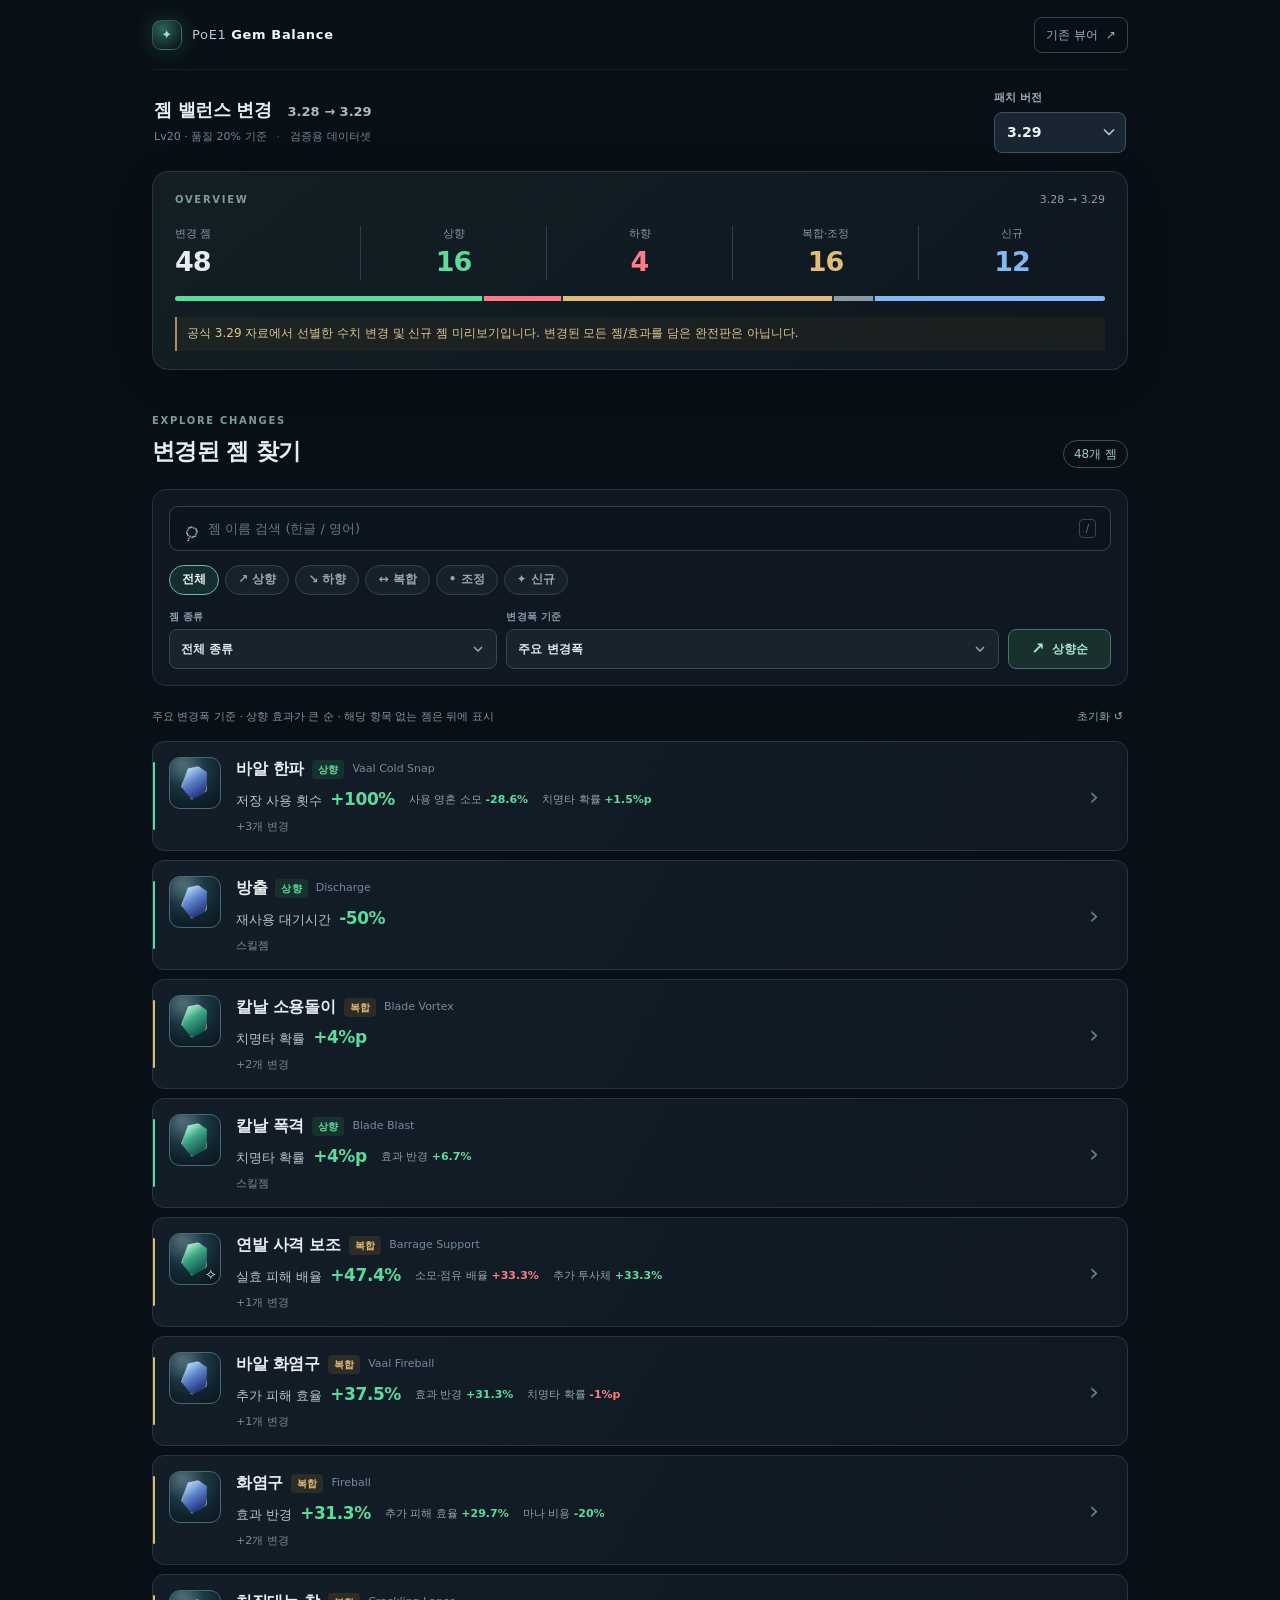
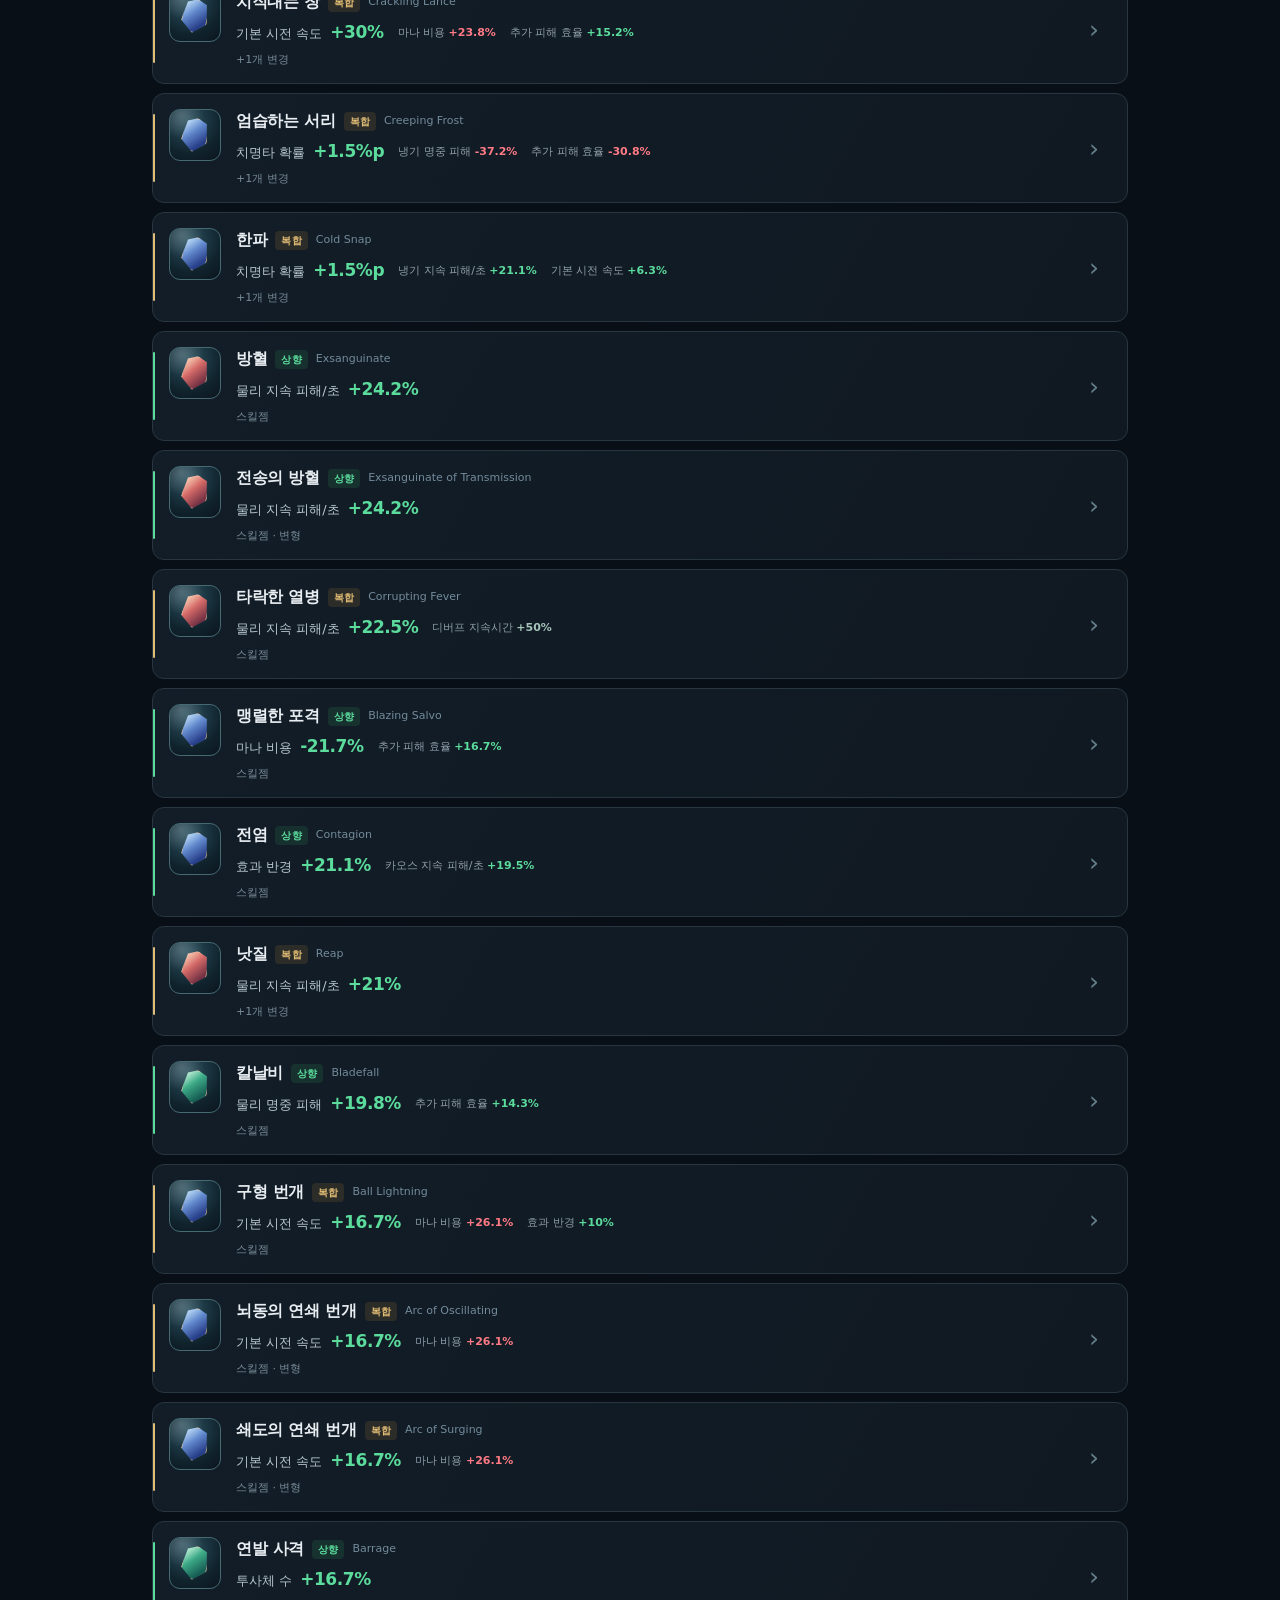
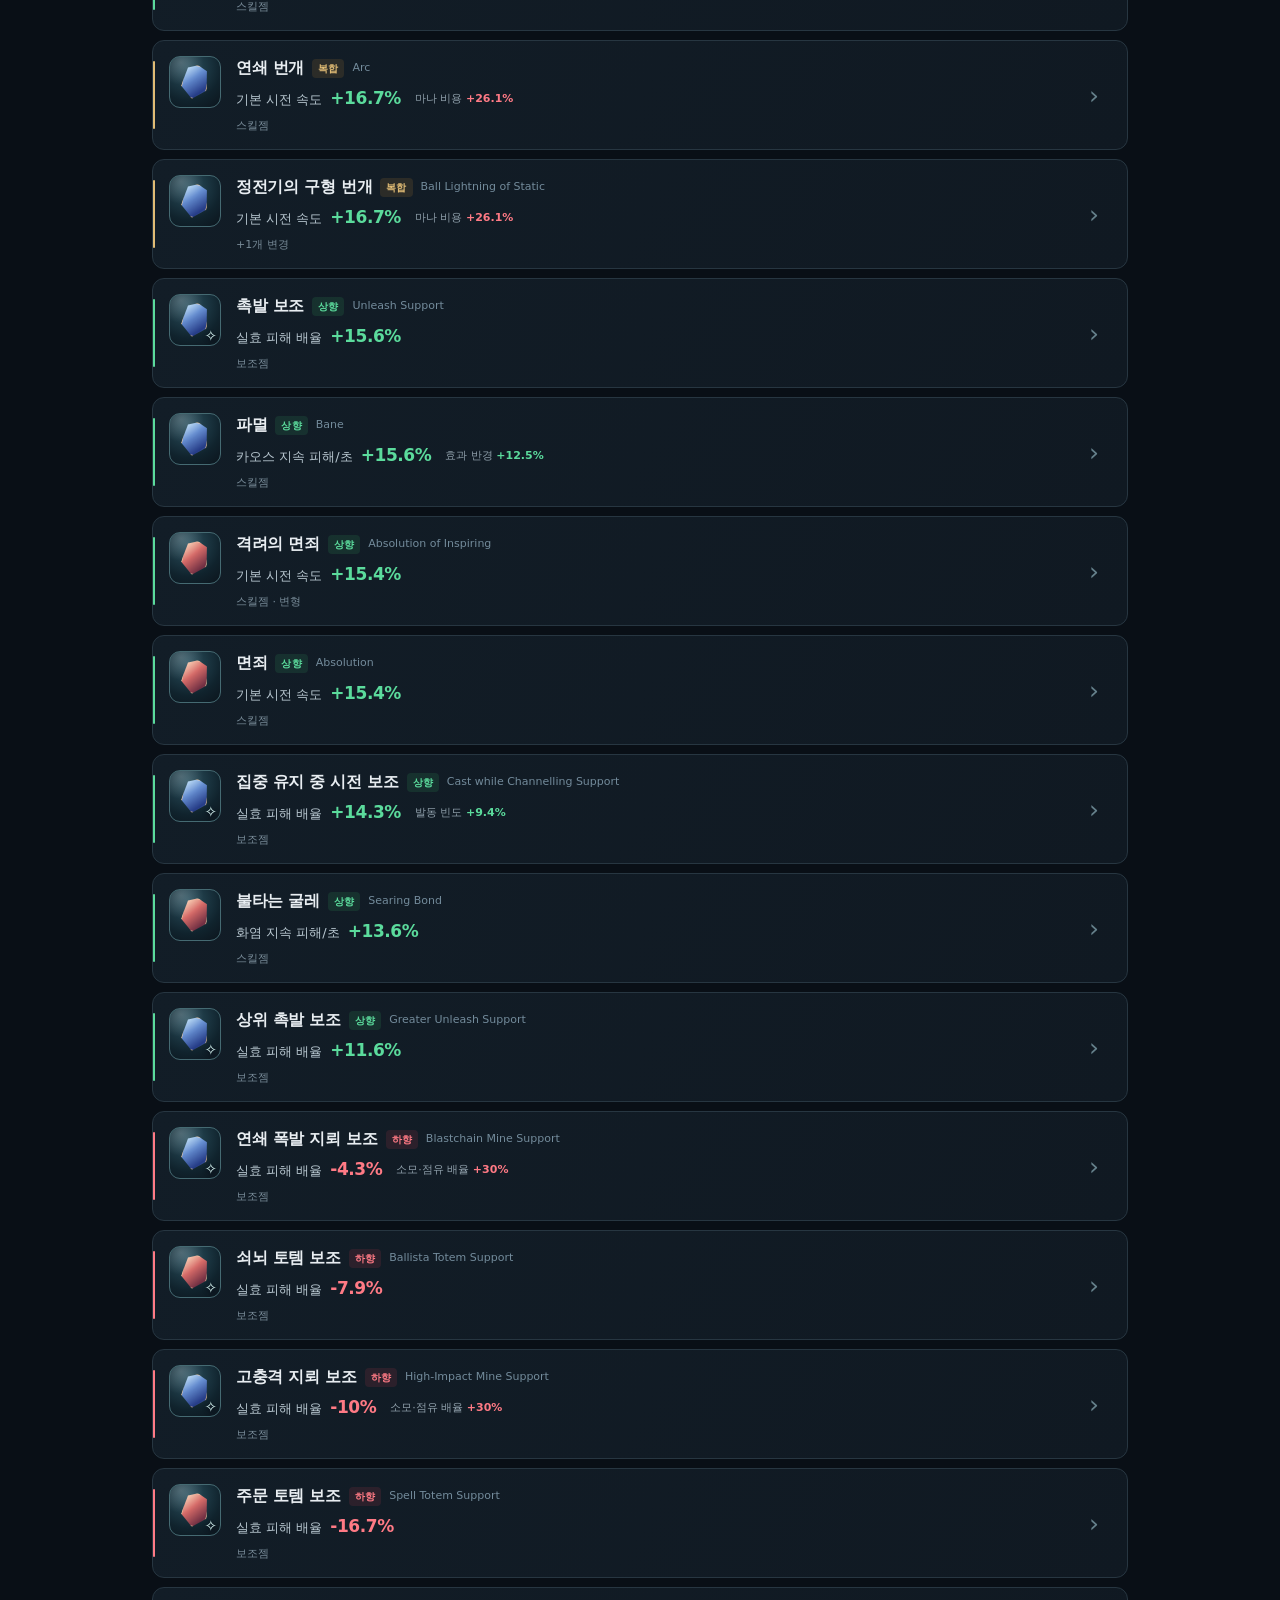
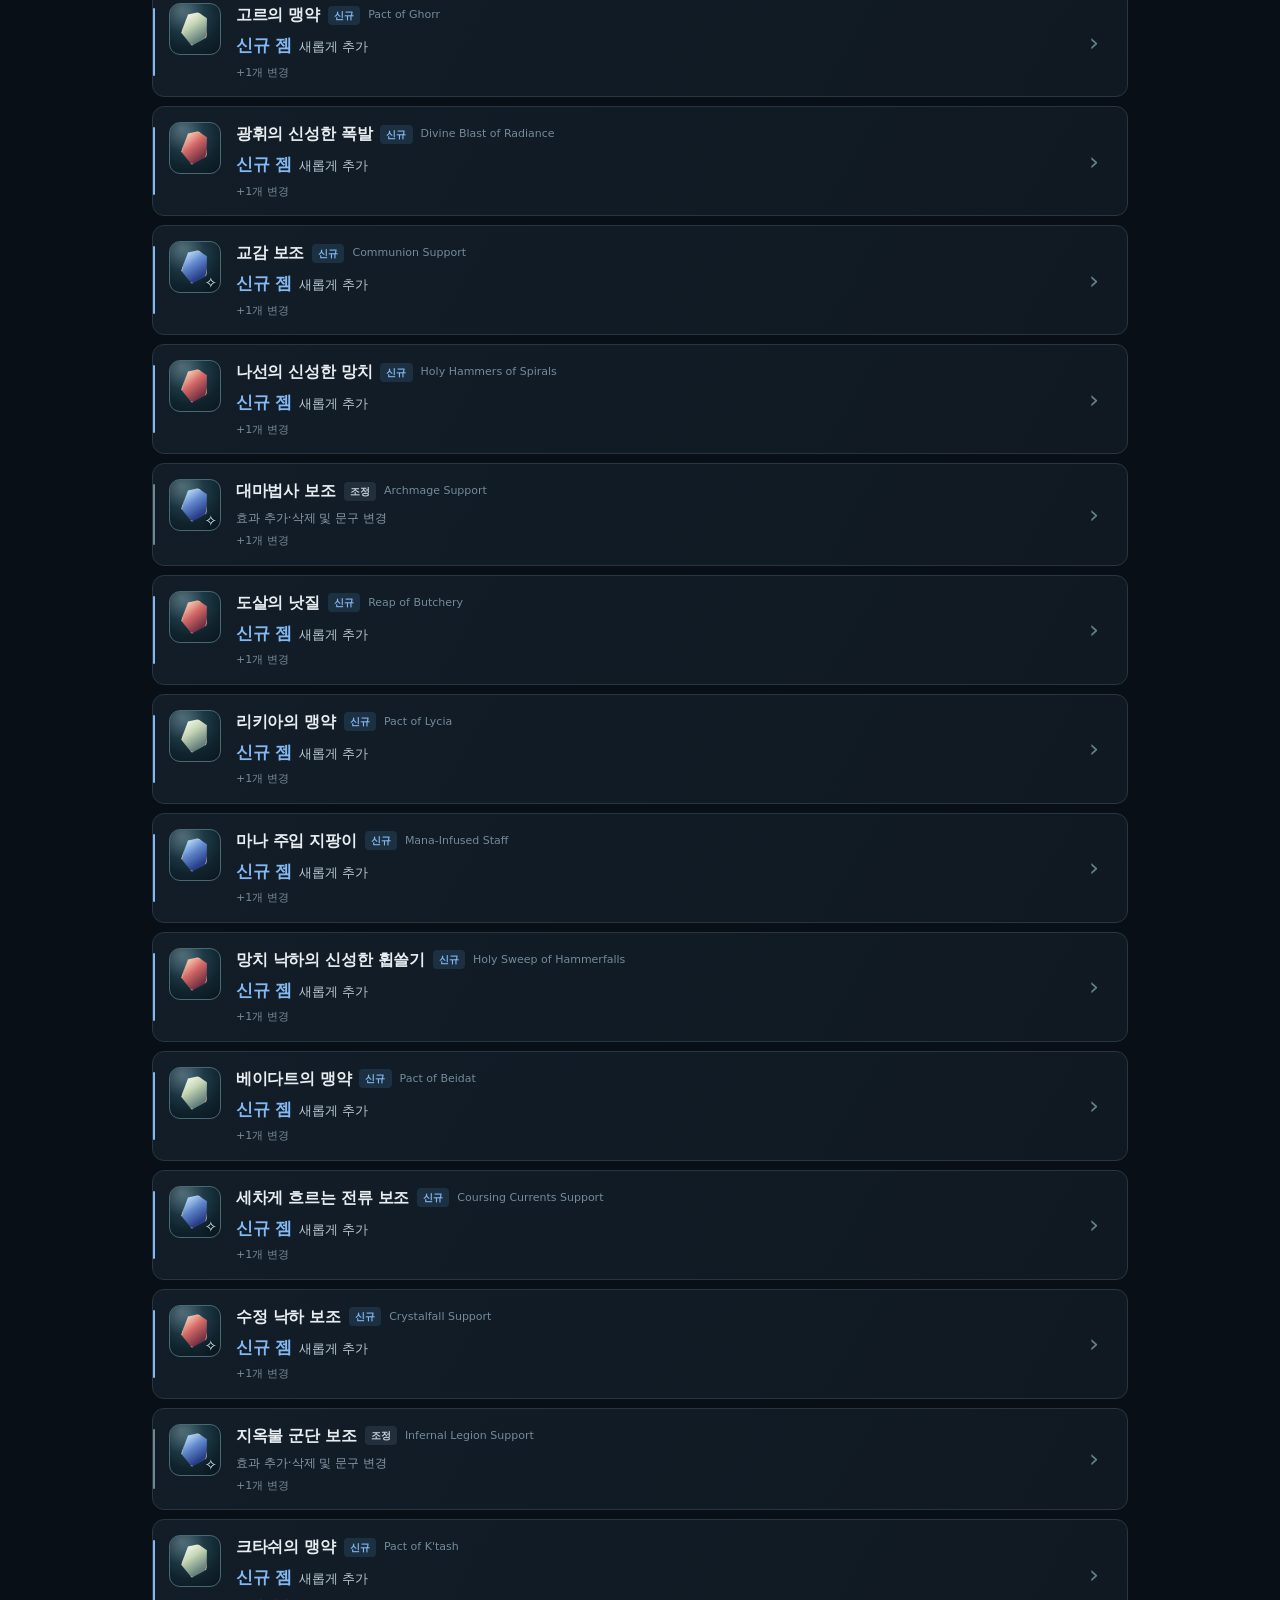
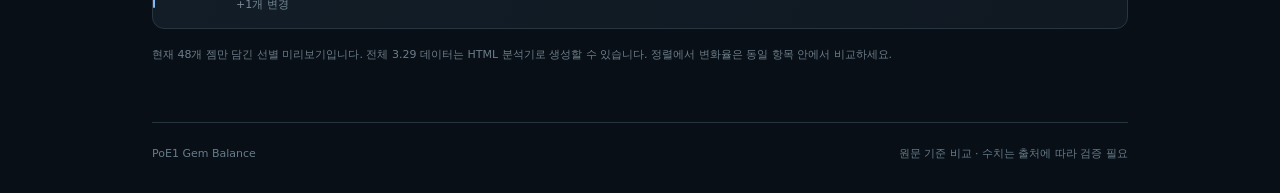
<file: balance/index.html>
<!doctype html>
<html lang="ko">
<head>
  <meta charset="UTF-8">
  <meta name="viewport" content="width=device-width, initial-scale=1, viewport-fit=cover">
  <meta name="theme-color" content="#0b1018">
  <meta name="description" content="Path of Exile 1 젬 밸런스 변경을 수치로 비교하는 모바일 시각화 페이지">
  <title>PoE1 | 젬 밸런스 변화</title>
  <link rel="stylesheet" href="./style.css?v=2">
  <script src="./app.js?v=2" defer></script>
</head>
<body>
  <div class="shell">
    <header class="site-head">
      <a href="../index.html" class="site-brand" title="기존 스킬젬 뷰어로 이동">
        <span class="brand-mark" aria-hidden="true">✦</span>
        <span class="brand-text">PoE1 <b>Gem Balance</b></span>
      </a>
      <a class="viewer-link" href="../index.html"><span>기존 뷰어</span><span aria-hidden="true">↗</span></a>
    </header>

    <main>
      <section class="patch-toolbar" aria-label="패치 선택">
        <div class="patch-context">
          <div class="patch-context-title">젬 밸런스 변경 <span id="patch-overline">3.28 → 3.29</span></div>
          <div class="hero-meta"><span id="basis-label">Lv20 · 품질 20%</span><span class="meta-dot">·</span><span id="source-label">패치노트 기준</span></div>
        </div>
        <label class="patch-switch"><span>패치 버전</span><select id="patch-select" aria-label="패치 버전 선택"><option value="3.29">3.29</option><option value="3.30">3.30</option></select></label>
      </section>

      <section class="overview" aria-label="변경 요약">
        <div class="overview-head"><span class="section-kicker">OVERVIEW</span><span class="overview-sub" id="overall-note">불러오는 중...</span></div>
        <div class="summary-grid" id="summary-grid">
          <div class="summary-item"><span class="summary-label">변경 젬</span><strong>—</strong></div>
          <div class="summary-item"><span class="summary-label">상향</span><strong>—</strong></div>
          <div class="summary-item"><span class="summary-label">하향</span><strong>—</strong></div>
          <div class="summary-item"><span class="summary-label">조정</span><strong>—</strong></div>
        </div>
        <div class="distribution-track" id="distribution" aria-label="변경 유형별 비중"></div>
        <p class="notice" id="source-notice" hidden></p>
      </section>

      <section class="results-section" aria-labelledby="result-title">
        <div class="section-title-row"><div><span class="section-kicker">EXPLORE CHANGES</span><h2 id="result-title">변경된 젬 찾기</h2></div><span class="results-count" id="results-count">—</span></div>

        <div class="filter-panel">
          <label class="search-field"><span aria-hidden="true" class="search-icon">⌕</span><span class="sr-only">젬 이름 검색</span><input id="search" type="search" placeholder="젬 이름 검색 (한글 / 영어)" autocomplete="off" spellcheck="false"><span class="key-hint" aria-hidden="true">/</span></label>
          <div class="filter-row" id="verdict-filters" role="group" aria-label="변경 판정 필터">
            <button type="button" class="pill is-selected" data-verdict="all">전체</button>
            <button type="button" class="pill" data-verdict="buff">↗ 상향</button>
            <button type="button" class="pill" data-verdict="nerf">↘ 하향</button>
            <button type="button" class="pill" data-verdict="mixed">↔ 복합</button>
            <button type="button" class="pill" data-verdict="adjusted">• 조정</button>
            <button type="button" class="pill" data-verdict="new">✦ 신규</button>
          </div>
          <div class="control-row">
            <label class="field-box small-box"><span>젬 종류</span><select id="kind-select"><option value="all">전체 종류</option><option value="active">스킬젬</option><option value="support">보조젬</option><option value="transfigured">변형 젬</option><option value="vaal">바알 젬</option></select></label>
            <label class="field-box metric-box"><span>변경폭 기준</span><select id="metric-select"><option value="all">주요 변경폭</option><option value="damage">기본 피해량</option><option value="effectiveness">추가 피해 효율</option><option value="supportDamage">보조 피해 배율</option><option value="speed">시전·공격 속도</option><option value="cooldown">재사용 대기시간</option><option value="cost">소모 비용·배율</option><option value="crit">치명타 확률</option><option value="radius">효과 반경</option><option value="duration">지속시간</option><option value="projectiles">투사체 수</option><option value="count">변경 항목 수</option></select></label>
            <button id="sort-dir" class="sort-btn" type="button" aria-label="정렬 방향 변경"><span class="sort-icon">↓</span><span id="sort-dir-text">상향순</span></button>
          </div>
        </div>

        <div class="list-toolbar"><div class="toolbar-caption" id="list-description">선택한 정렬 기준으로 주요 변경 수치가 강조됩니다.</div><button class="reset-btn" id="reset-filters" type="button">초기화 ↺</button></div>
        <div class="gem-list" id="gem-list" aria-live="polite"><div class="loading">변경 데이터를 읽고 있습니다...</div></div>
        <div class="list-footnote" id="list-footnote"></div>
      </section>
    </main>

    <footer class="footer"><span>PoE1 Gem Balance</span><span>원문 기준 비교 · 수치는 출처에 따라 검증 필요</span></footer>
  </div>

  <div id="modal" class="modal-root" aria-hidden="true">
    <div class="modal-backdrop" data-close="true"></div>
    <section class="modal-sheet" role="dialog" aria-modal="true" aria-labelledby="modal-title" tabindex="-1">
      <div class="modal-handle" aria-hidden="true"></div>
      <div class="modal-top"><div class="modal-id" id="modal-id"></div><button class="modal-close" type="button" id="modal-close" aria-label="상세 닫기">×</button></div>
      <div class="modal-scroll" id="modal-body"></div>
      <div class="modal-bottom"><span id="modal-basis">Lv20 · Q20</span><a id="modal-source" target="_blank" rel="noopener noreferrer" href="https://www.pathofexile.com/forum/view-thread/3987254">공식 원문 ↗</a></div>
    </section>
  </div>
</body>
</html>
</file>
<file: balance/style.css>
:root{color-scheme:dark;--bg:#090f16;--surface:#101922;--surface2:#151f29;--surface3:#1b2630;--line:#26333e;--softline:#1e2a34;--text:#e8edf1;--muted:#9aa8b4;--dim:#6e7f8c;--green:#5bdb9c;--red:#ff7a85;--amber:#e1bc75;--blue:#83b8f2;--gem-red:#e56b65;--gem-green:#55bc8e;--gem-blue:#6d9fdc;--maxw:1020px;font-family:Inter,-apple-system,BlinkMacSystemFont,"Noto Sans KR","Malgun Gothic",system-ui,sans-serif;line-height:1.5}*{box-sizing:border-box}html{scroll-behavior:smooth}body{background:var(--bg);color:var(--text);min-height:100vh;margin:0;overflow-x:hidden}button,input,select{font:inherit}button{cursor:pointer}a{color:inherit;text-decoration:none}button:focus-visible,input:focus-visible,select:focus-visible,a:focus-visible{outline:2px solid var(--blue);outline-offset:3px}.sr-only{position:absolute;width:1px;height:1px;overflow:hidden;clip:rect(0,0,0,0);white-space:nowrap}.ambient{pointer-events:none;position:fixed;inset:0;z-index:-1;background:radial-gradient(60% 35% at 95% 0%,#19363a4d 0,transparent 80%),radial-gradient(40% 42% at -10% 30%,#18304b40 0,transparent 80%),linear-gradient(180deg,#0a1119 0%,#080d14 75%)}.shell{width:min(var(--maxw),100%);padding:0 22px;margin:0 auto}.site-head{height:70px;display:flex;align-items:center;justify-content:space-between;border-bottom:1px solid #23303a77}.site-brand{display:flex;align-items:center;gap:10px;font-size:13px;letter-spacing:.05em;color:#b9c8d2}.brand-text b{color:#f2f6f7;font-weight:680}.brand-mark{width:30px;height:30px;display:grid;place-items:center;border:1px solid #7dd8c04d;border-radius:9px;color:#9de1c8;background:radial-gradient(circle at 35% 30%,#306158,#0b1c23 80%);box-shadow:0 0 23px #2a9a7750}.viewer-link{font-size:12px;color:#9fb2c0;border:1px solid #354450;padding:8px 11px;border-radius:8px;display:flex;align-items:center;gap:8px}.viewer-link:hover{border-color:#719e9e;color:#e7f6f4}.hero{position:relative;display:flex;min-height:290px;padding:42px 18px 26px 4px;overflow:hidden}.hero-inner{z-index:1;position:relative}.hero-eyebrow{display:flex;align-items:center;gap:9px;color:#b5c4be;font-weight:650;letter-spacing:.16em;font-size:10px}.live-dot{width:7px;height:7px;border-radius:50%;background:#52d3a0;box-shadow:0 0 12px #57d4a8}.eyebrow-sep{height:11px;border-left:1px solid #657d79}.hero h1{margin:18px 0 14px;font-weight:780;letter-spacing:-.055em;font-size:clamp(30px,5.4vw,52px);line-height:1.2}.hero h1 em{font-style:normal;background:linear-gradient(90deg,#e8f7e6,#79dcc1 85%);background-clip:text;-webkit-background-clip:text;color:transparent}.hero-caption{color:#98a9b6;font-size:14px;line-height:1.85;margin:0}.hero-meta{display:flex;gap:10px;align-items:center;color:#718890;font-size:11px;margin-top:22px}.meta-dot{color:#465a66}.hero-decoration{position:absolute;top:-8px;right:18px;width:310px;height:300px;opacity:.86;pointer-events:none}.hero-core{position:absolute;left:105px;top:90px;width:105px;height:105px;transform:rotate(-13deg);clip-path:polygon(50% 0,92% 22%,100% 72%,50% 100%,0% 72%,8% 22%);background:linear-gradient(135deg,#d4f7e1 0,#55b2a2 28%,#1d5a69 50%,#142b46 74%,#7cb6a9 100%);box-shadow:inset -12px -18px 25px #06152090;filter:drop-shadow(0 0 45px #459b9d66)}.hero-core:after{content:"";position:absolute;inset:0;clip-path:polygon(50% 0,50% 100%,8% 22%,92% 22%,50% 0,100% 72%,50% 100%,0% 72%);background:linear-gradient(120deg,#edfff8a9,transparent 40%,#122b3e70)}.orbit{position:absolute;border:1px solid #81dfca2a;border-radius:50%;transform:rotate(-24deg)}.orbit-one{inset:24px 13px}.orbit-two{inset:0px -24px;transform:rotate(24deg);border-color:#7ea4b318}.overview{border:1px solid #26373e;background:linear-gradient(140deg,#131e25,#0e171f);border-radius:16px;padding:20px 22px 18px;position:relative;box-shadow:0 10px 45px #0002}.overview-head{display:flex;align-items:center;justify-content:space-between;gap:10px}.section-kicker{font-size:10px;color:#7d9b99;letter-spacing:.17em;font-weight:800}.overview-sub{font-size:11px;color:#8b9fa6}.summary-grid{display:grid;grid-template-columns:repeat(5,minmax(0,1fr));margin:18px 0 16px}.summary-item{border-right:1px solid #30404a;display:flex;flex-direction:column;gap:1px;align-items:center}.summary-item:first-child{align-items:flex-start}.summary-item:last-child{border-right:none}.summary-label{font-size:11px;color:#8699a6}.summary-item strong{font-size:27px;line-height:1.35;letter-spacing:-.035em}.summary-item.buff strong{color:var(--green)}.summary-item.nerf strong{color:var(--red)}.summary-item.mixed strong{color:var(--amber)}.distribution-track{height:5px;border-radius:5px;display:flex;overflow:hidden;background:#24333d;gap:2px}.distribution-track span{height:100%;min-width:0}.distribution-track .buff{background:var(--green)}.distribution-track .nerf{background:var(--red)}.distribution-track .mixed{background:var(--amber)}.distribution-track .adjusted{background:#889ba8}.distribution-track .new{background:var(--blue)}.notice{color:#e0c78f;border-left:2px solid #ad8d59;padding:7px 10px;margin:16px 0 0;background:#b68f2610;font-size:12px;line-height:1.65}.results-section{padding:37px 0 40px}.section-title-row{display:flex;align-items:end;justify-content:space-between;margin-bottom:21px}.section-title-row h2{font-size:23px;letter-spacing:-.03em;margin:3px 0 0}.results-count{border:1px solid #3a504f;padding:4px 10px;border-radius:100px;font-size:12px;color:#a0c9bc}.filter-panel{border:1px solid #24333f;background:#0f1822;border-radius:14px;padding:16px;display:flex;flex-direction:column;gap:14px}.search-field{border:1px solid #33434c;background:#0c141d;border-radius:9px;display:flex;align-items:center;gap:9px;padding:0 14px;min-height:45px}.search-field:focus-within{border-color:#65c2a7;box-shadow:0 0 0 2px #4ea78e22}.search-icon{font-size:26px;font-weight:400;color:#8ba6ae;line-height:1;transform:rotate(-20deg)}.search-field input{flex:1;min-width:0;border:0;outline:0;background:transparent;color:#e2edf1;font-size:13px;appearance:none}.search-field input::placeholder{color:#647985}.key-hint{font-size:10px;color:#617681;border:1px solid #374652;border-radius:4px;padding:1px 6px}.filter-row{display:flex;gap:6px;flex-wrap:wrap}.pill{border:1px solid #34434b;background:#17212b;color:#98a7b3;border-radius:20px;padding:6px 12px;font-weight:600;font-size:12px;line-height:1.3;transition:background .15s,border .15s}.pill:hover{color:#e5eef2;background:#26323c}.pill.is-selected{color:#eaf4f1;border-color:#6cbaa3;background:#2a645348}.pill[data-verdict="buff"].is-selected{border-color:#58c98c;background:#25634442;color:var(--green)}.pill[data-verdict="nerf"].is-selected{border-color:#da707a;background:#712b3344;color:var(--red)}.pill[data-verdict="mixed"].is-selected{border-color:#cbaa72;background:#6c552f44;color:var(--amber)}.pill[data-verdict="new"].is-selected{border-color:#7dabd8;background:#244b7444;color:var(--blue)}.control-row{display:grid;grid-template-columns:minmax(145px,1fr) minmax(200px,1.5fr) 103px;align-items:end;gap:9px}.field-box{display:flex;flex-direction:column;gap:5px;min-width:0}.field-box>span{font-size:10px;font-weight:650;color:#8c9eab;letter-spacing:.02em}.field-box select{width:100%;min-width:0;appearance:none;background:#17232d url("data:image/svg+xml,%3Csvg xmlns='http://www.w3.org/2000/svg' width='16' height='16' fill='none' stroke='%2397aeb4' stroke-width='2' viewBox='0 0 24 24'%3E%3Cpath d='m6 9 6 6 6-6'/%3E%3C/svg%3E") no-repeat right 10px center;border:1px solid #384852;border-radius:8px;padding:9px 31px 9px 11px;color:#e2e9ed;font-weight:600;font-size:12px;height:40px}.sort-btn{background:#1a302e;border:1px solid #42776a;color:#a6e5cc;font-weight:700;display:flex;align-items:center;justify-content:center;gap:7px;height:40px;padding:0 8px;border-radius:8px;font-size:12px;white-space:nowrap}.sort-btn[data-dir="nerf"]{border-color:#794b53;background:#312126;color:#f3a0a7}.sort-icon{font-size:16px}.list-toolbar{display:flex;align-items:center;justify-content:space-between;gap:12px;margin:18px 0 11px}.toolbar-caption{font-size:11px;color:#81949e}.reset-btn{background:none;border:0;font-size:11px;color:#90b8ac;white-space:nowrap;padding:5px}.reset-btn:hover{text-decoration:underline}.gem-list{display:flex;flex-direction:column;gap:9px}.gem-card{width:100%;display:grid;grid-template-columns:52px minmax(0,1fr) 22px;gap:15px;text-align:left;background:linear-gradient(120deg,#121d27 0,#101922 100%);border:1px solid #273641;border-radius:12px;padding:15px 16px;color:inherit;position:relative;transition:border-color .15s,transform .15s,background .15s}.gem-card:hover{border-color:#588578;transform:translateY(-1px);background:linear-gradient(120deg,#1b2a32 0,#131f29 100%)}.gem-card:focus-visible{outline-offset:2px}.gem-card:before{content:"";position:absolute;left:0;top:20px;bottom:20px;width:2px;border-radius:2px;background:#708693}.gem-card.verdict-buff:before{background:var(--green)}.gem-card.verdict-nerf:before{background:var(--red)}.gem-card.verdict-mixed:before{background:var(--amber)}.gem-card.verdict-new:before{background:var(--blue)}.gem-card-inner{display:flex;flex-direction:column;gap:6px;min-width:0}.gem-header{display:flex;gap:8px;align-items:center;flex-wrap:wrap}.gem-name{font-weight:730;font-size:16px;letter-spacing:-.018em}.gem-en{font-weight:450;color:#738b9b;font-size:11px}.gem-variant{font-size:10px;color:#8c9ca9}.status{font-size:10px;font-weight:750;border-radius:4px;letter-spacing:.015em;padding:2px 6px;white-space:nowrap}.status.buff{color:var(--green);background:#266a4845}.status.nerf{color:var(--red);background:#742d3b45}.status.mixed{color:var(--amber);background:#67502d50}.status.adjusted{color:#c4d1d9;background:#54677344}.status.new{color:var(--blue);background:#37688d45}.gem-highlights{display:flex;flex-wrap:wrap;gap:5px 14px;align-items:center}.metric-main{display:flex;gap:8px;align-items:baseline;flex-wrap:wrap;font-size:13px}.metric-name{color:#b7c6cf}.metric-change{font-weight:820;font-size:17px;letter-spacing:-.025em}.positive{color:var(--green)}.negative{color:var(--red)}.neutral{color:#d1bf96}.newcolor{color:var(--blue)}.metric-secondary{display:inline-block;font-size:11px;color:#8f9faa;white-space:normal}.metric-secondary b{font-weight:700;color:#a7c4ba}.metric-secondary.positive b{color:var(--green)}.metric-secondary.negative b{color:var(--red)}.metric-empty{font-size:12px;color:#8a9aab}.gem-note{font-size:11px;color:#788b98}.card-arrow{align-self:center;color:#65808b;font-size:25px;font-weight:200}.gem-card:hover .card-arrow{color:#96bda9}.gem-icon{width:52px;height:52px;border:1px solid #456a72;border-radius:11px;position:relative;display:grid;place-items:center;overflow:hidden;flex-shrink:0;background:radial-gradient(circle at 36% 21%,#2b515f,#10232d 65%,#0c151d)}.gem-icon:after{content:"";position:absolute;inset:0;background:radial-gradient(circle at 22% 11%,#fff3,transparent 38%);pointer-events:none}.gem-facet{width:26px;height:34px;clip-path:polygon(50% 0,87% 12%,100% 68%,50% 100%,0% 68%,13% 12%);background:linear-gradient(130deg,#fbd6bd,#ad555f 41%,#52283d 76%,#cf6f65);filter:drop-shadow(0 2px 5px #0009);border:1px solid #ffd4ab;transform:rotate(11deg)}.gem-icon.c-r .gem-facet{background:linear-gradient(130deg,#ffe0bb,#d66b68 40%,#6e2e42 82%,#ef9884)}.gem-icon.c-g .gem-facet{background:linear-gradient(135deg,#d8ffe8,#3eac88 38%,#155b52 80%,#7dd7b0)}.gem-icon.c-b .gem-facet{background:linear-gradient(135deg,#c8ebff,#658dd0 38%,#243a85 80%,#8cc1f4)}.gem-icon.c-w .gem-facet{background:linear-gradient(135deg,#fbffec,#c2d3b3 38%,#617c79 80%,#dbe8dd)}.gem-icon img{position:absolute;inset:0;width:100%;height:100%;object-fit:contain;z-index:2;background:#14232d}.gem-icon.is-support:before{content:"✧";z-index:3;position:absolute;bottom:-2px;right:3px;font-size:15px;color:#d7f6f2;text-shadow:0 2px 4px #001}.loading,.empty{border:1px dashed #344551;border-radius:12px;padding:60px 20px;text-align:center;color:#8b9da7;font-size:13px}.empty b{display:block;color:#c6d2db;margin-bottom:7px;font-size:15px}.list-footnote{font-size:11px;color:#6c7e89;line-height:1.7;margin:17px 0}.footer{display:flex;justify-content:space-between;gap:10px;padding:23px 0 30px;border-top:1px solid #25343d;font-size:11px;color:#667c8a}
/* Modal */
.modal-root{position:fixed;inset:0;z-index:50;display:none}.modal-root.is-open{display:block}.modal-backdrop{position:absolute;inset:0;background:#02080acc;backdrop-filter:blur(5px)}.modal-sheet{position:absolute;left:50%;top:50%;transform:translate(-50%,-50%);width:min(650px,calc(100vw - 30px));height:min(86vh,760px);display:flex;flex-direction:column;overflow:hidden;border:1px solid #486058;background:#111c26;box-shadow:0 20px 100px #000a;border-radius:17px}.modal-handle{display:none}.modal-top{padding:14px 19px 0;display:flex;align-items:center;justify-content:space-between;flex-shrink:0}.modal-id{font-size:10px;letter-spacing:.13em;color:#82ada3;font-weight:750}.modal-close{width:34px;height:34px;border-radius:9px;border:1px solid #35434d;background:#1a2934;color:#b9c9d1;font-size:25px;line-height:1}.modal-close:hover{background:#2a3942}.modal-scroll{padding:5px 22px 26px;overflow-y:auto;overscroll-behavior:contain;flex:1;min-height:0}.modal-header{display:flex;gap:15px;align-items:center;padding:10px 0 20px}.modal-header .gem-icon{width:64px;height:64px}.modal-header .gem-facet{width:33px;height:42px}.modal-header-main{min-width:0}.modal-header-main h2{font-size:24px;line-height:1.25;letter-spacing:-.03em;margin:0 0 4px}.modal-header-main .english{font-size:12px;color:#91a4b0}.modal-header-tags{display:flex;gap:6px;margin-top:8px;align-items:center}.modal-lead{border:1px solid #304a46;background:radial-gradient(circle at 95% 10%,#2a5e4e22,transparent 55%),#152721;padding:13px 15px;border-radius:10px;margin-bottom:22px;font-size:12px;color:#c5d4cd;line-height:1.8}.modal-lead strong{color:#a6e4c8}.modal-section{margin-top:23px}.modal-section-title{font-size:11px;letter-spacing:.06em;text-transform:uppercase;color:#9cb1bd;font-weight:750;margin:0 0 11px;display:flex;align-items:center;gap:9px}.modal-section-title:after{content:"";height:1px;flex:1;background:#30404b}.change-row{border:1px solid #2b3942;border-radius:9px;padding:13px 14px;margin:7px 0;background:#131f29}.change-heading{display:flex;align-items:center;justify-content:space-between;gap:10px;margin-bottom:7px}.change-name{font-size:12px;font-weight:700;color:#c2d2d9}.change-impact{font-size:12px;font-weight:750;white-space:nowrap}.change-values{display:flex;align-items:center;gap:12px;font-variant-numeric:tabular-nums}.change-old{font-size:13px;color:#8b9ca7;text-decoration:line-through;text-decoration-color:#63758488;white-space:nowrap}.change-arr{color:#64857d}.change-new{font-size:15px;font-weight:750;color:#e9f2f2;overflow-wrap:anywhere}.change-comment{font-size:10px;color:#8599a4;margin-top:8px}.qualitative{display:flex;align-items:start;gap:10px;border:1px solid #2e3d49;border-radius:9px;padding:12px 13px;margin:7px 0;background:#17212b}.qualitative .sign{font-size:17px;line-height:1;color:#95aec3}.qualitative.added .sign{color:var(--green)}.qualitative.removed .sign{color:var(--red)}.qualitative .kind{font-size:10px;font-weight:750;color:#92a7b3;margin-bottom:3px}.qualitative .desc{font-size:12px;color:#ccd8e0;line-height:1.6}.modal-bottom{display:flex;align-items:center;justify-content:space-between;gap:10px;border-top:1px solid #31434b;padding:14px 22px;background:#14212b;font-size:11px;color:#879da7;flex-shrink:0}.modal-bottom a{color:#9be4c6;font-weight:750}.modal-bottom a:hover{text-decoration:underline}body.modal-active{overflow:hidden}
@media(max-width:700px){.shell{padding:0 13px}.site-head{height:58px}.hero{padding:33px 3px 24px;min-height:265px}.hero h1{font-size:clamp(32px,9vw,43px);margin:16px 0}.hero-caption{font-size:13px}.hero-decoration{width:220px;height:240px;right:-80px;top:15px;opacity:.25}.hero-core{left:78px;top:80px}.overview{padding:17px 16px}.summary-item strong{font-size:24px}.results-section{padding-top:33px}.section-title-row h2{font-size:21px}.filter-panel{padding:12px;gap:13px}.control-row{grid-template-columns:minmax(0,.84fr) minmax(0,1.16fr) 88px;gap:5px}.field-box select{font-size:11px;padding-left:8px;padding-right:21px;background-position:right 5px center}.sort-btn{padding:0 5px;gap:3px;font-size:11px}.gem-card{grid-template-columns:43px minmax(0,1fr) 11px;gap:10px;padding:13px 11px}.gem-icon{width:43px;height:43px;border-radius:9px}.gem-facet{width:22px;height:28px}.gem-name{font-size:14px}.gem-en{font-size:10px}.gem-header{gap:4px 7px}.metric-main{gap:6px}.metric-change{font-size:16px}.metric-name{font-size:12px}.card-arrow{font-size:17px}.toolbar-caption{max-width:80%;line-height:1.5}.modal-sheet{left:50%;top:50%;bottom:auto;transform:translate(-50%,-50%);width:calc(100vw - 20px);height:auto;max-height:min(88dvh,760px);border-radius:15px;border-bottom:1px solid #486058}.modal-handle{display:none}.modal-top{padding:3px 15px 0}.modal-scroll{padding:3px 15px 22px}.modal-bottom{padding:12px 15px calc(12px + env(safe-area-inset-bottom,0px))}.modal-header{padding:8px 0 17px}.modal-header-main h2{font-size:21px}}
@media(max-width:365px){.control-row{grid-template-columns:1fr 1.25fr}.sort-btn{grid-column:1/-1;height:34px}.filter-row{gap:5px}.pill{padding:5px 9px;font-size:11px}.hero-caption{max-width:265px}.overview-sub{font-size:10px}}
@media(prefers-reduced-motion:reduce){*,*:before,*:after{scroll-behavior:auto!important;transition:none!important}}

@media(max-width:700px){.hero{min-height:210px;padding-top:22px;padding-bottom:13px}.hero h1{margin:11px 0;font-size:clamp(30px,8.6vw,40px)}.hero-meta{margin-top:13px}.hero-decoration{top:-9px}.overview{padding:12px 14px}.summary-grid{margin:9px 0 11px}.notice{margin-top:11px;padding:6px 9px}.results-section{padding-top:23px}.section-title-row{margin-bottom:12px}.filter-panel{gap:9px}.search-field{min-height:41px}.list-toolbar{margin:11px 0 8px}}

.summary-item.new strong{color:var(--blue)}
@media(max-width:700px){.summary-item strong{font-size:23px}.summary-label{font-size:10px}.summary-item:first-child{align-items:center}}

/* 3.29/3.30 patch selection — compact, information-first header */
.patch-toolbar{display:flex;justify-content:space-between;align-items:center;gap:18px;padding:20px 2px 18px}
.patch-context{min-width:0}
.patch-context-title{font-size:18px;font-weight:750;line-height:1.45;letter-spacing:-.02em}
.patch-context-title #patch-overline{display:inline-block;font-size:13px;color:#a7babd;font-weight:600;margin-left:10px;letter-spacing:0}
.patch-toolbar .hero-meta{margin-top:5px;flex-wrap:wrap}
.patch-switch{display:flex;flex-direction:column;gap:5px;flex-shrink:0;min-width:132px;color:#9fb1bb;font-size:11px;font-weight:650}
.patch-switch select{width:100%;appearance:none;border:1px solid #405460;border-radius:8px;color:#e9f3f5;background:#192631 url("data:image/svg+xml,%3Csvg xmlns='http://www.w3.org/2000/svg' width='12' height='8' viewBox='0 0 12 8'%3E%3Cpath d='M1 1.5 6 6.5 11 1.5' fill='none' stroke='%23b6d5d9' stroke-width='1.5'/%3E%3C/svg%3E") no-repeat right 10px center;padding:9px 30px 9px 12px;font-size:14px;font-weight:700}
/* Modal: consistent two-column comparison grid; no charts */
.modal-sheet{width:min(710px,calc(100vw - 30px))}
.modal-scroll{padding-bottom:18px}
.modal-header{padding-bottom:12px}
.modal-summary{display:flex;align-items:center;justify-content:space-between;gap:12px;flex-wrap:wrap;margin:0 0 14px;padding:8px 11px;border:1px solid #30424b;border-radius:7px;color:#bdcbd3;font-size:11px}
.modal-summary span{color:#8298a6}
.modal-grid{display:grid;grid-template-columns:repeat(2,minmax(0,1fr));gap:9px;align-items:stretch}
.change-tile{display:flex;flex-direction:column;min-width:0;min-height:114px;padding:12px 13px;border:1px solid #30404a;border-radius:9px;background:#14212b;overflow-wrap:anywhere}
.change-tile.numeric.positive{border-top:2px solid var(--green)}
.change-tile.numeric.negative{border-top:2px solid var(--red)}
.change-tile.numeric.neutral{border-top:2px solid var(--amber)}
.tile-title{font-size:12px;color:#c5d4dc;font-weight:740;line-height:1.45}
.change-tile .change-values{display:grid;grid-template-columns:minmax(0,1fr) 12px minmax(0,1fr);align-items:center;gap:4px;margin:9px 0;min-height:24px;font-variant-numeric:tabular-nums}
.change-tile .change-old{min-width:0;font-size:12px;color:#92a1ac;text-decoration:line-through;white-space:normal;overflow-wrap:anywhere;text-align:center}
.change-tile .change-arr{text-align:center;font-size:12px;color:#6f898f}
.change-tile .change-new{min-width:0;font-size:14px;color:#f2f6f6;font-weight:750;overflow-wrap:anywhere;text-align:center}
.tile-bottom{display:flex;align-items:baseline;gap:6px 10px;flex-wrap:wrap;margin-top:auto}
.change-tile .change-impact{font-size:12px;font-weight:780;white-space:normal}
.change-tile .impact-word{font-size:10px;font-weight:600}
.change-tile .change-comment{font-size:10px;color:#8ca0aa}
.change-tile.qualitative{min-height:86px;grid-column:1/-1;border-top:2px solid #74939f}
.change-tile.qualitative.added{border-top-color:var(--green)}
.change-tile.qualitative.removed{border-top-color:var(--red)}
.change-tile.qualitative .sign{font-size:15px;color:#a2b8c2;margin-right:5px}
.change-tile.qualitative.added .sign{color:var(--green)}
.change-tile.qualitative.removed .sign{color:var(--red)}
.change-tile .tile-desc{font-size:12px;line-height:1.6;color:#cddbe0;margin-top:7px}
.pending-empty{padding:43px 14px;line-height:1.85}
@media(max-width:700px){
  .patch-toolbar{padding:13px 2px 15px;gap:9px}
  .patch-context-title{font-size:15px}
  .patch-context-title #patch-overline{display:block;font-size:11px;margin-left:0;margin-top:1px}
  .patch-toolbar .hero-meta{font-size:10px;gap:6px;margin-top:5px}
  .patch-switch{min-width:110px}
  .patch-switch select{font-size:13px;padding:7px 28px 7px 9px}
  .modal-sheet{width:calc(100vw - 20px)}
  .modal-scroll{padding:3px 12px 20px}
  .modal-summary{margin-bottom:11px;padding:8px 9px;font-size:10px}
  .modal-grid{gap:7px}
  .change-tile{padding:9px 8px;min-height:104px}
  .tile-title{font-size:11px}
  .change-tile .change-values{gap:2px;grid-template-columns:minmax(0,1fr) 9px minmax(0,1fr);margin:7px 0}
  .change-tile .change-old{font-size:11px}
  .change-tile .change-new{font-size:12px}
  .change-tile .change-impact{font-size:11px}
  .change-tile .impact-word{font-size:10px}
  .change-tile .tile-desc{font-size:11px}
}

/* Keep long damage ranges readable even on 320px two-column cards. */
.change-tile .change-values{display:flex;flex-direction:column;align-items:stretch;gap:3px;margin:9px 0}
.change-tile .value-line{display:flex;align-items:baseline;gap:7px;min-width:0}
.change-tile .value-label{flex:0 0 24px;font-size:10px;color:#8396a3;white-space:nowrap}
.change-tile .value-line .change-old,.change-tile .value-line .change-new{flex:1;min-width:0;text-align:left;white-space:nowrap;overflow-wrap:normal;font-variant-numeric:tabular-nums}
.change-tile .value-line .change-old{font-size:12px}
.change-tile .value-line .change-new{font-size:13px}
.modal-sheet{height:auto;max-height:min(86vh,760px);min-height:240px}
.modal-scroll{flex:0 1 auto}
@media(max-width:700px){
  .modal-sheet{height:auto;max-height:88dvh;min-height:0}
  .modal-scroll{flex:0 1 auto}
  .change-tile .change-values{gap:2px;margin:8px 0}
  .change-tile .value-line{gap:3px}
  .change-tile .value-label{flex-basis:20px;font-size:10px}
  .change-tile .value-line .change-old{font-size:11px}
  .change-tile .value-line .change-new{font-size:12px}
}
</file>
